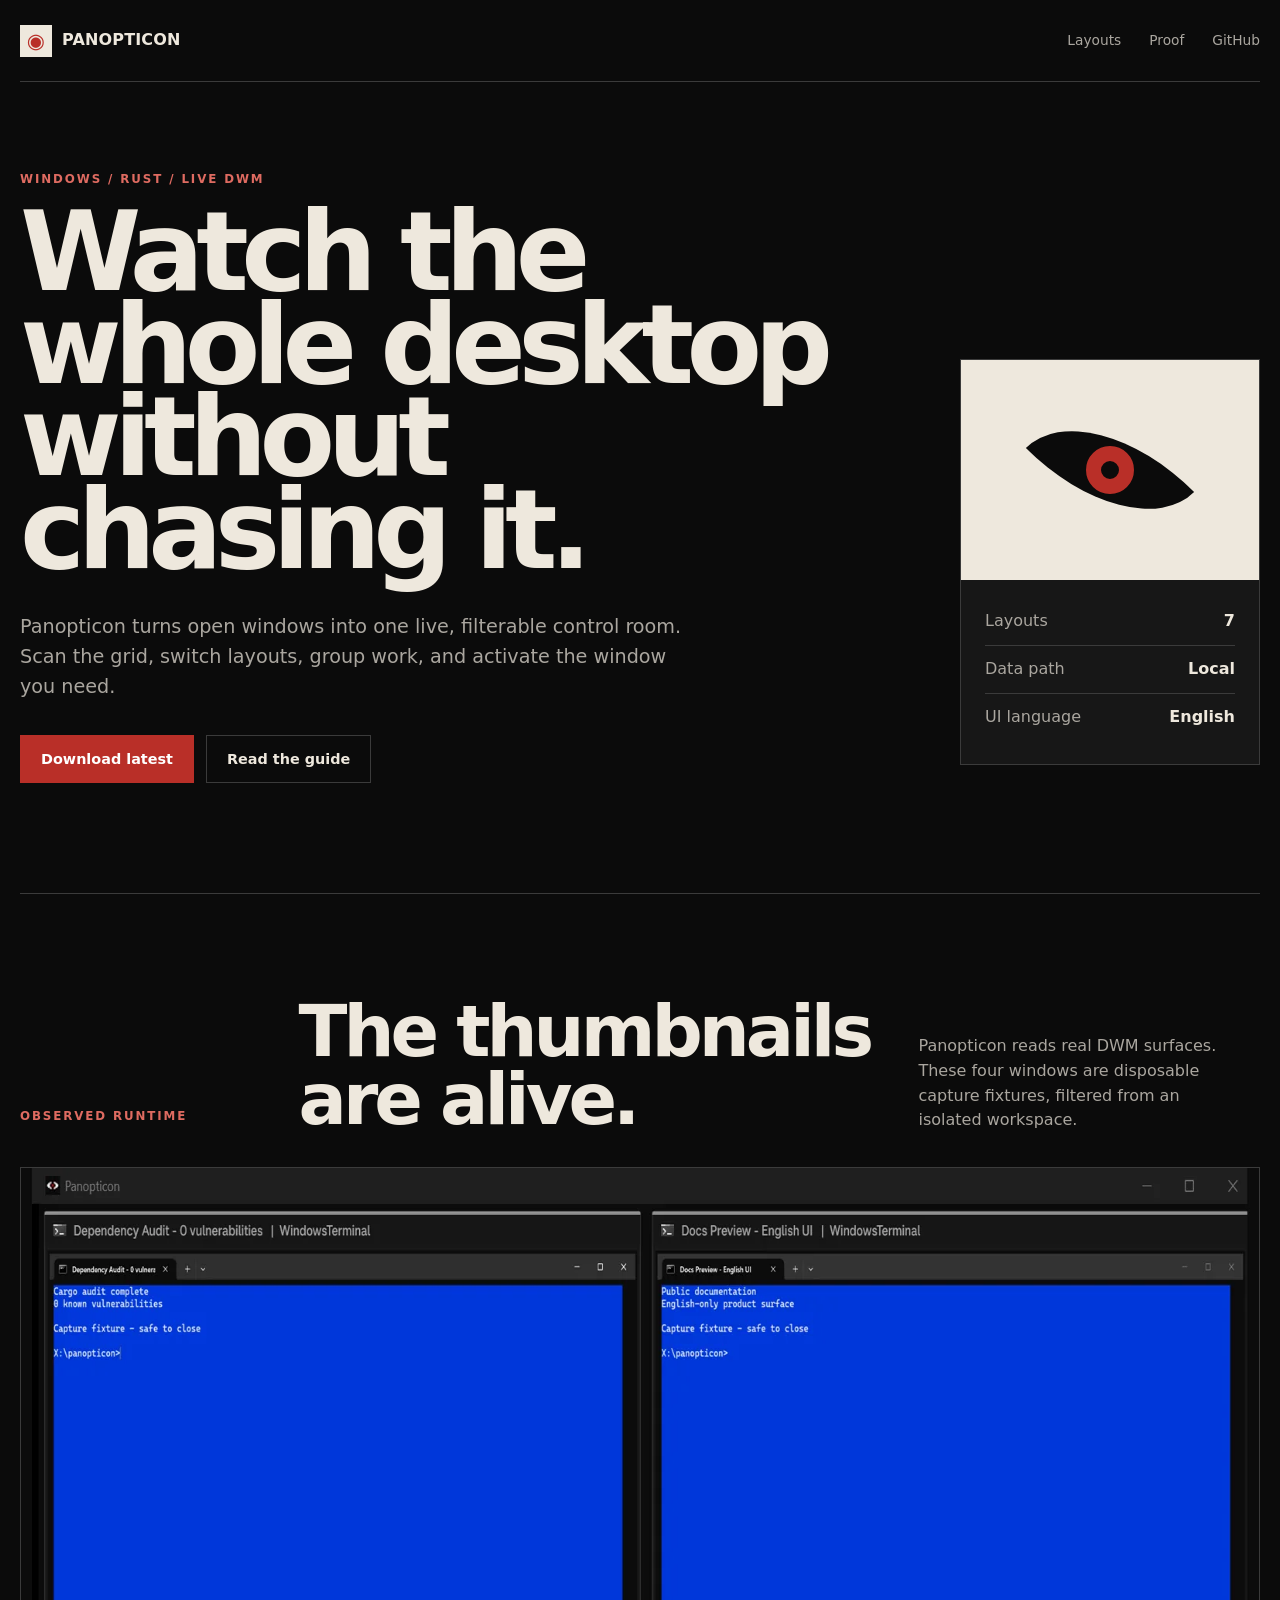
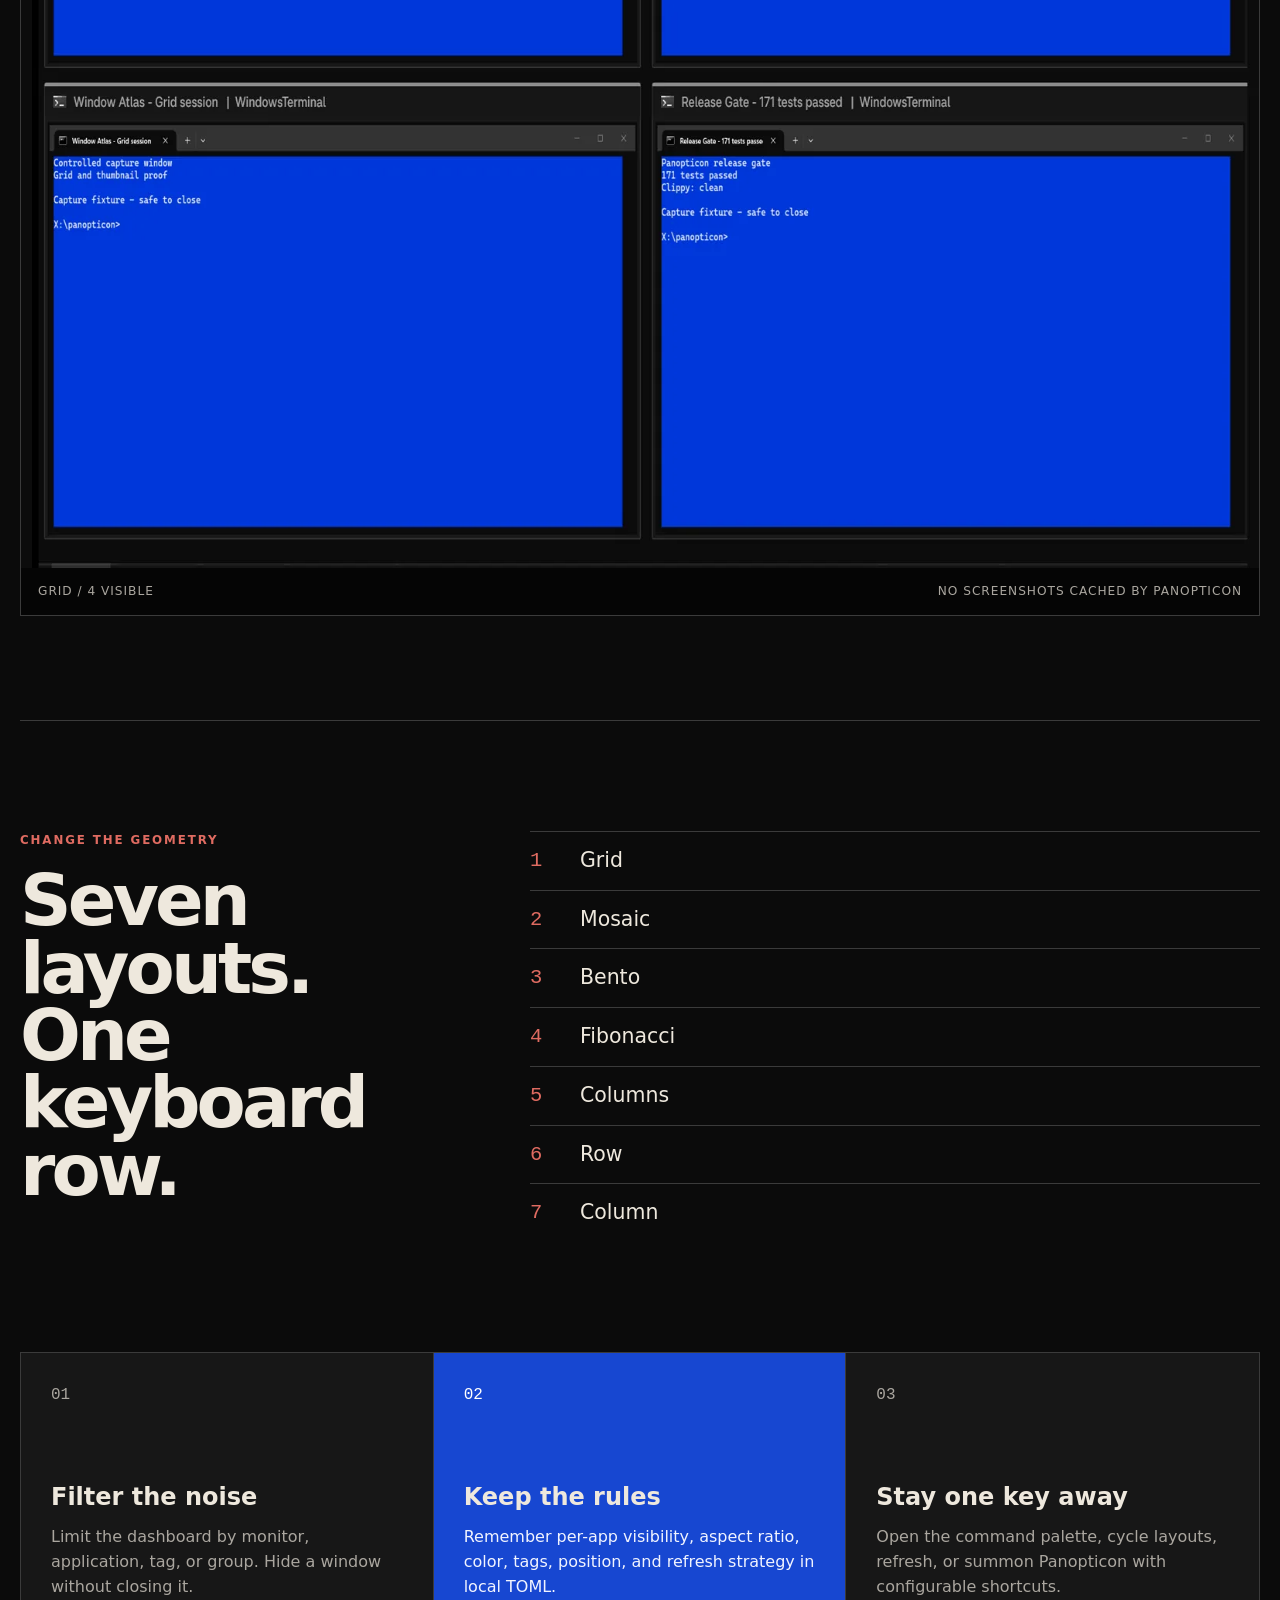
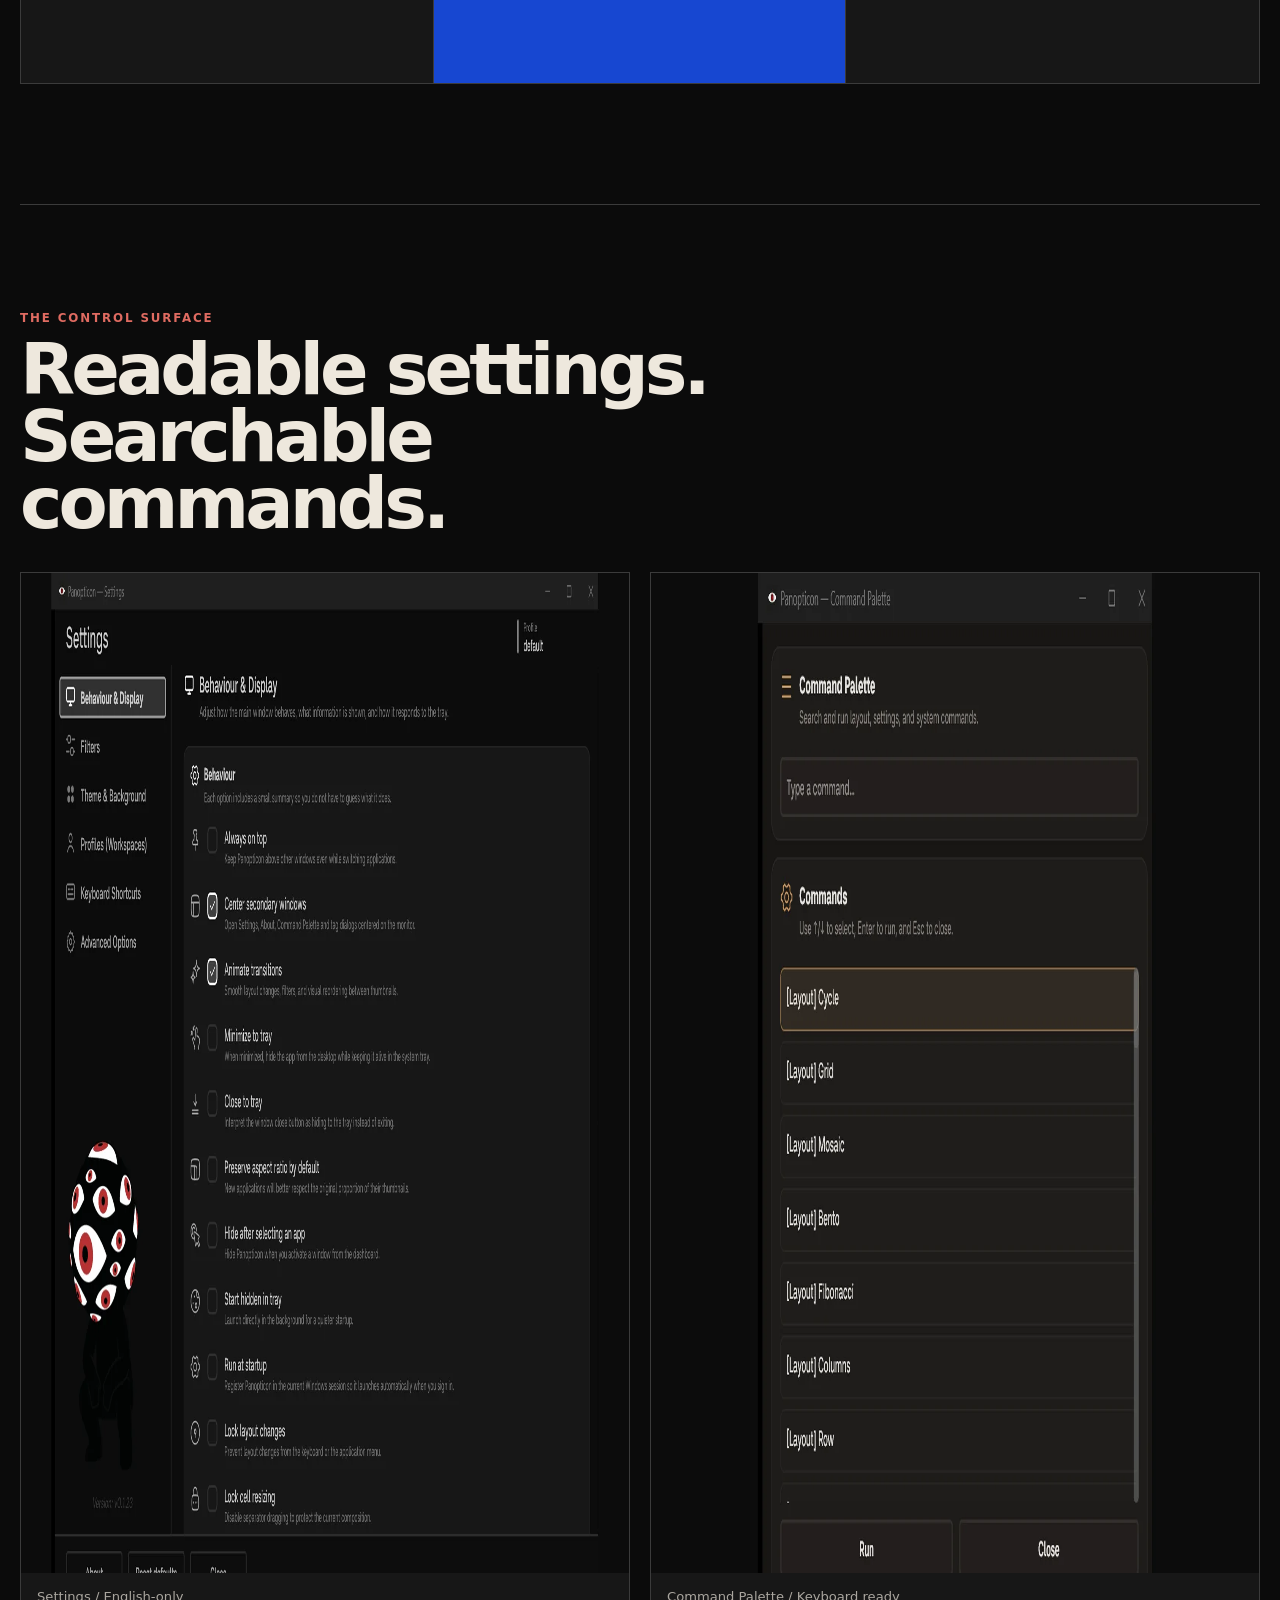
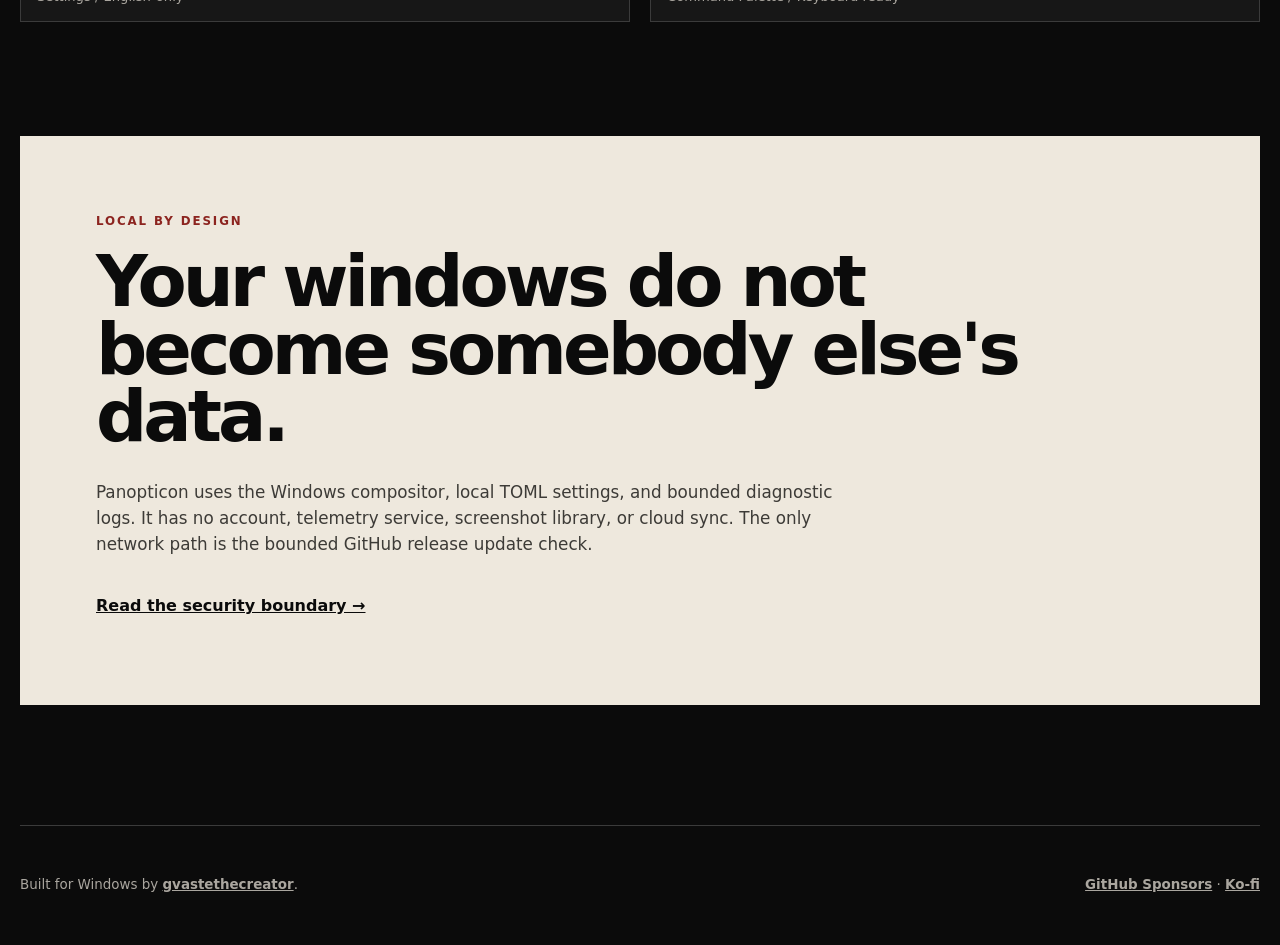
<file: docs/index.html>
<!doctype html>
<html lang="en">
  <head>
    <meta charset="utf-8" />
    <meta name="viewport" content="width=device-width, initial-scale=1" />
    <meta name="description" content="Panopticon is a local Windows control room for organizing and activating live DWM window thumbnails." />
    <meta name="theme-color" content="#0b0b0b" />
    <title>Panopticon — One live control room for every open window</title>
    <link rel="stylesheet" href="styles.css" />
  </head>
  <body>
    <header class="site-header">
      <a class="brand" href="#top" aria-label="Panopticon home"><span aria-hidden="true">◉</span> Panopticon</a>
      <nav aria-label="Primary navigation">
        <a href="#layouts">Layouts</a>
        <a href="#proof">Proof</a>
        <a href="https://github.com/gvastethecreator/panopticon">GitHub</a>
      </nav>
    </header>

    <main id="top">
      <section class="hero" aria-labelledby="hero-title">
        <div class="hero-copy">
          <p class="eyebrow">Windows / Rust / live DWM</p>
          <h1 id="hero-title">Watch the whole desktop without chasing it.</h1>
          <p class="lede">Panopticon turns open windows into one live, filterable control room. Scan the grid, switch layouts, group work, and activate the window you need.</p>
          <div class="actions">
            <a class="button primary" href="https://github.com/gvastethecreator/panopticon/releases/latest">Download latest</a>
            <a class="button" href="GETTING_STARTED.md">Read the guide</a>
          </div>
        </div>
        <aside class="watch-card" aria-label="Product facts">
          <div class="eye" aria-hidden="true"><span></span></div>
          <dl>
            <div><dt>Layouts</dt><dd>7</dd></div>
            <div><dt>Data path</dt><dd>Local</dd></div>
            <div><dt>UI language</dt><dd>English</dd></div>
          </dl>
        </aside>
      </section>

      <section class="proof" id="proof" aria-labelledby="proof-title">
        <div class="section-heading">
          <p class="eyebrow">Observed runtime</p>
          <h2 id="proof-title">The thumbnails are alive.</h2>
          <p>Panopticon reads real DWM surfaces. These four windows are disposable capture fixtures, filtered from an isolated workspace.</p>
        </div>
        <figure class="hero-shot">
          <img src="assets/screenshots/grid-dashboard.webp" width="1600" height="1000" alt="Panopticon grid with four controlled live terminal thumbnails" />
          <figcaption><span>Grid / 4 visible</span><span>No screenshots cached by Panopticon</span></figcaption>
        </figure>
      </section>

      <section class="layout-index" id="layouts" aria-labelledby="layouts-title">
        <div>
          <p class="eyebrow">Change the geometry</p>
          <h2 id="layouts-title">Seven layouts. One keyboard row.</h2>
        </div>
        <ol aria-label="Available layouts">
          <li><span>1</span>Grid</li>
          <li><span>2</span>Mosaic</li>
          <li><span>3</span>Bento</li>
          <li><span>4</span>Fibonacci</li>
          <li><span>5</span>Columns</li>
          <li><span>6</span>Row</li>
          <li><span>7</span>Column</li>
        </ol>
      </section>

      <section class="feature-grid" aria-label="Product capabilities">
        <article><p class="number">01</p><h2>Filter the noise</h2><p>Limit the dashboard by monitor, application, tag, or group. Hide a window without closing it.</p></article>
        <article class="accent"><p class="number">02</p><h2>Keep the rules</h2><p>Remember per-app visibility, aspect ratio, color, tags, position, and refresh strategy in local TOML.</p></article>
        <article><p class="number">03</p><h2>Stay one key away</h2><p>Open the command palette, cycle layouts, refresh, or summon Panopticon with configurable shortcuts.</p></article>
      </section>

      <section class="split-proof" aria-labelledby="controls-title">
        <div class="section-heading compact">
          <p class="eyebrow">The control surface</p>
          <h2 id="controls-title">Readable settings. Searchable commands.</h2>
        </div>
        <div class="shots">
          <figure><img src="assets/screenshots/settings-english.webp" width="1600" height="1000" alt="Panopticon Behaviour and Display settings in English" /><figcaption>Settings / English-only</figcaption></figure>
          <figure><img src="assets/screenshots/command-palette.webp" width="1600" height="1000" alt="Panopticon command palette with layout commands" /><figcaption>Command Palette / Keyboard ready</figcaption></figure>
        </div>
      </section>

      <section class="local-note" aria-labelledby="local-title">
        <p class="eyebrow">Local by design</p>
        <h2 id="local-title">Your windows do not become somebody else's data.</h2>
        <p>Panopticon uses the Windows compositor, local TOML settings, and bounded diagnostic logs. It has no account, telemetry service, screenshot library, or cloud sync. The only network path is the bounded GitHub release update check.</p>
        <a href="SECURITY.md">Read the security boundary →</a>
      </section>
    </main>

    <footer>
      <p>Built for Windows by <a href="https://github.com/gvastethecreator">gvastethecreator</a>.</p>
      <p><a href="https://github.com/sponsors/gvastethecreator">GitHub Sponsors</a> · <a href="https://ko-fi.com/gvaste">Ko-fi</a></p>
    </footer>
  </body>
</html>
</file>
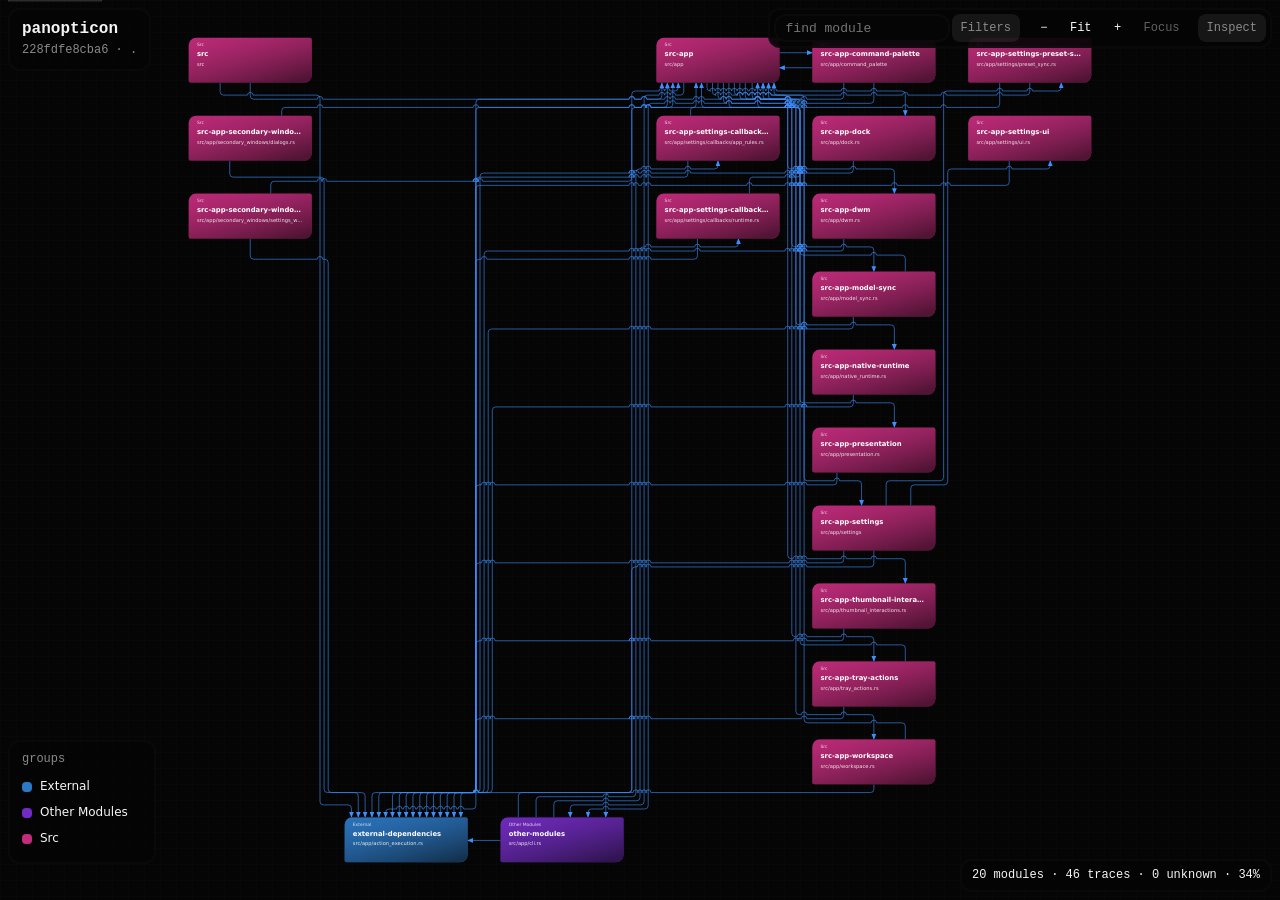
<file: docs/codemap/codemap.html>
<!doctype html>
<html lang="en">
<head>
  <meta charset="utf-8">
  <meta name="viewport" content="width=device-width, initial-scale=1">
  <title>Code map · panopticon</title>
  <style>
    :root {
      color-scheme: dark;
      --paper: #050505;
      --paper-2: #101010;
      --pattern: rgba(255, 255, 255, .012);
      --node-paper: #141414;
      --ink: #f5f5f5;
      --muted: #b0b0b0;
      --soft: #8a8a8a;
      --chrome-line: rgba(255, 255, 255, .02);
      --chrome-radius: 12px;
      --rule: rgba(255, 255, 255, .12);
      --rule-solid: #3a3a3a;
      --grid: rgba(255, 255, 255, .035);
      --wash-2: rgba(255, 255, 255, .03);
      --wash-3: rgba(255, 255, 255, .04);
      --wash-6: rgba(255, 255, 255, .07);
      --wash-10: rgba(255, 255, 255, .1);
      --wash-30: rgba(255, 255, 255, .28);
      --accent: #ffffff;
      --accent-tint: rgba(255, 255, 255, .08);
      --link: #4da3ff;
      --connector: #6e6e6e;
      --connector-dim: #2a2a2a;
      --edge-imports: #3d8fff;
      --edge-calls: #c45cff;
      --edge-reads: #3ec2ff;
      --edge-writes: #ffc107;
      --edge-publishes: #ff6a2a;
      --edge-subscribes: #ff3d8a;
      --edge-unknown: #ff3b3b;
      --card-shadow: transparent;
      --boundary-saturation: 64%;
      --boundary-lightness: 47%;
      --sans: "Segoe UI", system-ui, sans-serif;
      --mono: "Cascadia Mono", Consolas, ui-monospace, monospace;
      --ease-out: cubic-bezier(.22, 1, .36, 1);
      --ease-in: cubic-bezier(.4, 0, 1, 1);
      --ease-in-out: cubic-bezier(.45, 0, .15, 1);
    }

    .skip {
      position: absolute;
      left: 8px;
      top: 8px;
      z-index: 20;
      padding: 6px 10px;
      background: var(--paper-2);
      color: var(--ink);
      border: 1px solid var(--rule-solid);
      transform: translateY(-120%);
    }
    .skip:focus { transform: none; }
    * { box-sizing: border-box; }
    * { scrollbar-color: var(--rule-solid) var(--paper-2); scrollbar-width: thin; }
    *::-webkit-scrollbar { width: 8px; height: 8px; }
    *::-webkit-scrollbar-track { background: var(--paper-2); }
    *::-webkit-scrollbar-thumb {
      border: 2px solid var(--paper-2);
      background: var(--rule-solid);
    }
    *::-webkit-scrollbar-thumb:hover { background: var(--muted); }
    body {
      margin: 0;
      height: 100vh;
      overflow: hidden;
      background: var(--paper);
      color: var(--ink);
      font: 12px/1.45 var(--sans);
    }
    button, input { font: inherit; color: inherit; }
    .eyebrow {
      margin: 0;
      color: var(--soft);
      font: 10px/1.2 var(--mono);
      letter-spacing: .04em;
      text-transform: none;
    }
    header, .eyebrow, .head-right, .meta { display: none; }
    .map-head {
      position: absolute;
      z-index: 5;
      top: 8px;
      left: 8px;
      max-width: min(360px, calc(100% - 280px));
      padding: 10px 12px;
      border: 2px solid var(--chrome-line);
      border-radius: var(--chrome-radius);
      background: color-mix(in srgb, var(--paper) 88%, transparent);
    }
    .map-head h1 { margin: 0; font: 600 16px/1.2 var(--mono); overflow-wrap: anywhere; }
    .map-head .map-meta { margin: 4px 0 0; color: var(--soft); font: 12px/1.3 var(--mono); }
    .map-head .map-time { display: none; }
    .card-legend {
      position: absolute;
      z-index: 5;
      left: 8px;
      bottom: 36px;
      min-width: 148px;
      max-width: 240px;
      max-height: 42vh;
      overflow: auto;
      padding: 10px 12px;
      border: 2px solid var(--chrome-line);
      border-radius: var(--chrome-radius);
      background: color-mix(in srgb, var(--paper) 88%, transparent);
    }
    .card-legend .legend-title { margin: 0 0 8px; color: var(--soft); font: 12px/1.2 var(--mono); }
    .card-legend .boundary-chip {
      width: 10px;
      height: 10px;
      border: 0;
      border-radius: 4px;
      background: var(--group-color);
    }
    .left .section:has(#boundary-legend) { display: none; }

    main {
      --left-column: 224px;
      --right-column: 280px;
      height: 100vh;
      display: grid;
      grid-template-columns: var(--left-column) minmax(0, 1fr) var(--right-column);
      transition: grid-template-columns 180ms var(--ease-out);
    }
    main[data-left-collapsed="true"] { --left-column: 0px; }
    main[data-right-collapsed="true"] { --right-column: 0px; }
    aside {
      min-width: 0;
      overflow: auto;
      background: var(--paper-2);
      transition: opacity 160ms ease-out, padding 220ms var(--ease-out), border-color 160ms ease-out;
    }
    main[data-left-collapsed="true"] .left,
    main[data-right-collapsed="true"] .right {
      padding-inline: 0;
      border-color: transparent;
      opacity: 0;
      overflow: hidden;
      visibility: hidden;
      pointer-events: none;
    }
    .left { border-right: 1px solid var(--rule); padding: 12px; }
    .right { border-left: 1px solid var(--rule); padding: 12px; }
    .section { margin-bottom: 14px; }
    .section-title { margin: 0 0 6px; color: var(--soft); font: 10px/1.3 var(--mono); letter-spacing: 0; text-transform: none; }
    input[type="search"] {
      width: 100%;
      height: 28px;
      padding: 0 8px;
      border: 1px solid var(--rule-solid);
      border-radius: 0;
      outline: none;
      background: var(--paper);
      font-family: var(--mono);
    }
    input[type="search"]:focus { border-color: var(--ink); }
    .filter, .legend-row { display: flex; align-items: center; gap: 8px; min-height: 26px; }
    .filter { cursor: pointer; }
    .filter input { accent-color: var(--ink); width: 13px; height: 13px; margin: 0; }
    .filter code, .legend-row code { font: 12px/1 var(--mono); letter-spacing: 0; color: var(--soft); }
    .type-key { width: 72px; flex: 0 0 auto; color: var(--muted); font: 12px/1 var(--mono); letter-spacing: 0; }
    .boundary-chip { width: 12px; height: 12px; flex: 0 0 auto; border: 1px solid var(--group-color); background: color-mix(in srgb, var(--group-color) 18%, var(--paper)); }
    .edge-key { position: relative; width: 20px; height: 8px; flex: 0 0 auto; color: var(--edge-color); }
    .edge-key::before { content: ""; position: absolute; top: 3px; left: 0; width: 15px; border-top: 2px solid currentColor; }
    .edge-key::after { content: ""; position: absolute; top: 1px; right: 0; border-top: 3px solid transparent; border-bottom: 3px solid transparent; border-left: 5px solid currentColor; }
    .rule-chip { width: 16px; height: 0; flex: 0 0 auto; border-top: 2px solid var(--connector); }
    .rule-chip[data-state="selected"] { border-top-color: var(--accent); }
    .rule-chip[data-state="callers"] { border-top-color: var(--link); }
    .rule-chip[data-state="dependencies"] { border-top-color: var(--ink); }
    .rule-chip[data-state="flow"] { border-top-color: var(--accent); }
    .rule-chip[data-state="unknown"] { border-top-style: dashed; border-top-color: var(--edge-unknown); }
    .flow-button {
      width: 100%;
      margin: 0 0 6px;
      padding: 7px 8px;
      border: 1px solid var(--rule-solid);
      border-radius: 0;
      background: var(--paper);
      text-align: left;
      cursor: pointer;
    }
    .flow-button { transition: border-color 140ms ease-out, background-color 140ms ease-out, color 140ms ease-out; }
    .flow-button:hover, .flow-button:focus-visible { border-color: var(--ink); outline: none; }
    .flow-button.active { border-color: var(--ink); background: var(--accent-tint); }
    .flow-button.related { border-color: var(--link); }
    .flow-button small { display: block; margin-top: 4px; color: var(--muted); font: 10px/1.4 var(--mono); }

    .map-shell {
      position: relative;
      min-width: 0;
      overflow: hidden;
      background-color: var(--paper);
      background-image:
        linear-gradient(var(--pattern) 1px, transparent 1px),
        linear-gradient(90deg, var(--pattern) 1px, transparent 1px);
      background-size: 16px 16px;
      -webkit-user-select: none;
      user-select: none;
    }
    .toolbar {
      position: absolute;
      z-index: 4;
      top: 8px;
      right: 8px;
      display: flex;
      align-items: center;
      gap: 2px;
      padding: 4px;
      border: 2px solid var(--chrome-line);
      border-radius: var(--chrome-radius);
      background: color-mix(in srgb, var(--paper) 92%, transparent);
    }
    .toolbar input[type="search"] {
      width: 176px;
      height: 28px;
      margin: 0;
      padding: 0 10px;
      border: 2px solid var(--chrome-line);
      border-radius: var(--chrome-radius);
      outline: none;
      background: var(--paper);
      font: 13px/1 var(--mono);
    }
    .toolbar input[type="search"]:focus { border-color: var(--ink); }
    .toolbar button {
      min-width: 30px;
      height: 28px;
      padding-inline: 8px;
      border: 1px solid transparent;
      border-radius: 8px;
      background: transparent;
      cursor: pointer;
      font: 12px/1 var(--mono);
      letter-spacing: 0;
      text-transform: none;
      transition: border-color 140ms ease-out, color 140ms ease-out, background-color 140ms ease-out, opacity 140ms ease-out;
    }
    .toolbar button:hover, .toolbar button:focus-visible { border-color: var(--ink); color: var(--ink); outline: 1px solid var(--ink); outline-offset: 1px; }
    .toolbar button[aria-expanded="false"] { color: var(--soft); background: var(--wash-6); }
    .toolbar button:disabled { cursor: not-allowed; opacity: .38; }
    .toolbar-separator { width: 1px; margin: 4px 2px; background: var(--rule); }
    #map-svg { width: 100%; height: 100%; display: block; touch-action: none; -webkit-user-select: none; user-select: none; }
    .map-bg { fill: transparent; }

    #arrow-muted path { fill: var(--connector); }
    #arrow-ink path { fill: var(--ink); }
    #arrow-link path { fill: var(--link); }
    #arrow-accent path { fill: var(--accent); }
    #arrow-soft path { fill: var(--connector-dim); }
    #arrow-imports path { fill: var(--edge-imports); }
    #arrow-calls path { fill: var(--edge-calls); }
    #arrow-reads path { fill: var(--edge-reads); }
    #arrow-writes path { fill: var(--edge-writes); }
    #arrow-publishes path { fill: var(--edge-publishes); }
    #arrow-subscribes path { fill: var(--edge-subscribes); }
    #arrow-unknown path { fill: var(--edge-unknown); }

    .zone, .zone-mask, .zone-label { display: none; }

    [data-edge-type="imports"] { --edge-color: var(--edge-imports); }
    [data-edge-type="calls"] { --edge-color: var(--edge-calls); }
    [data-edge-type="reads"] { --edge-color: var(--edge-reads); }
    [data-edge-type="writes"] { --edge-color: var(--edge-writes); }
    [data-edge-type="publishes"] { --edge-color: var(--edge-publishes); }
    [data-edge-type="subscribes"] { --edge-color: var(--edge-subscribes); }
    .edge {
      fill: none;
      stroke: var(--edge-paint, var(--edge-color, var(--connector)));
      stroke-width: 1.75;
      marker-end: url(#arrow-muted);
      pointer-events: stroke;
      cursor: crosshair;
      transition: stroke-width 180ms var(--ease-in), opacity 180ms var(--ease-in);
    }
    .edge-blend-from,
    .edge-blend-to {
      stop-color: var(--edge-color, var(--connector));
      transition: stop-color 180ms var(--ease-in);
    }
    .edge-blend-mid {
      stop-color: var(--edge-color, var(--connector));
    }
    .edge-bundle.blend .edge-blend-from {
      stop-color: var(--from-card);
      transition: stop-color 240ms var(--ease-out);
    }
    .edge-bundle.blend .edge-blend-to {
      stop-color: var(--to-card);
      transition: stop-color 240ms var(--ease-out);
    }
    .edge-hit {
      fill: none;
      stroke: transparent;
      stroke-width: 48;
      vector-effect: non-scaling-stroke;
      pointer-events: stroke;
      cursor: crosshair;
    }
    .edge-march {
      fill: none;
      stroke: color-mix(in srgb, var(--edge-color, var(--connector)) 55%, #ffffff);
      stroke-width: 3.25;
      stroke-dasharray: 11 9;
      stroke-linecap: round;
      pointer-events: none;
      opacity: 0;
      transition: opacity 180ms var(--ease-in);
    }
    .edge-march.on,
    .edge-hit:hover + .edge + .edge-march {
      opacity: 1;
      transition: opacity 240ms var(--ease-out);
      animation: edge-flow 640ms linear infinite;
    }
    @keyframes edge-flow {
      from { stroke-dashoffset: 0; }
      to { stroke-dashoffset: -20; }
    }
    .edge[data-edge-type="imports"] { marker-end: url(#arrow-imports); }
    .edge[data-edge-type="calls"] { marker-end: url(#arrow-calls); }
    .edge[data-edge-type="reads"] { marker-end: url(#arrow-reads); }
    .edge[data-edge-type="writes"] { marker-end: url(#arrow-writes); }
    .edge[data-edge-type="publishes"] { marker-end: url(#arrow-publishes); }
    .edge[data-edge-type="subscribes"] { marker-end: url(#arrow-subscribes); }
    .edge.unknown { --edge-color: var(--edge-unknown); stroke-width: 1.75; stroke-dasharray: 5 4; marker-end: url(#arrow-unknown); }
    .edge.hot {
      stroke-width: 2.75;
      opacity: 1;
      transition: stroke-width 240ms var(--ease-out), opacity 240ms var(--ease-out);
    }
    .edge.flow {
      --edge-color: var(--accent);
      stroke-width: 2.75;
      marker-end: url(#arrow-accent);
      transition: stroke-width 240ms var(--ease-out), opacity 240ms var(--ease-out);
    }
    .edge.dim { stroke-width: 1.25; opacity: .12; }
    .edge-mask { fill: var(--paper); pointer-events: none; }
    .edge-label { fill: var(--edge-color, var(--connector)); font: 600 11px var(--mono); letter-spacing: 0; pointer-events: none; }

    @media (hover: hover) and (pointer: fine) {
      .edge:hover, .edge-hit:hover + .edge {
        stroke-width: 3;
        opacity: 1;
      }
    }

    .node {
      cursor: grab;
      outline: none;
      --fill: var(--group-color);
      transition: opacity 140ms ease-out;
    }
    .node:active { cursor: grabbing; }
    .node.hot, .node.flow, .node.match { opacity: 1; }
    .node.focus { opacity: 1; }
    .node .card-visual { transform-box: fill-box; transform-origin: center; }
    .node .card-shadow, .node .card-head, .node .card-rule, .node .group-rail, .node .tag { display: none; }
    .node .box { fill: var(--fill); stroke: none; }
    .node .card-lip { fill: url(#card-lip); pointer-events: none; }
    .node .card-scrim { pointer-events: none; }
    .node .wash-a,
    .node .wash-b,
    .node .wash-c {
      transition: stop-color 180ms var(--ease-out), stop-opacity 180ms var(--ease-out);
    }
    .node .wash-a {
      stop-color: color-mix(in srgb, var(--group-color) 58%, #111111);
      stop-opacity: .16;
    }
    .node .wash-b {
      stop-color: color-mix(in srgb, var(--group-color) 36%, #0a0a0a);
      stop-opacity: .4;
    }
    .node .wash-c {
      stop-color: color-mix(in srgb, var(--group-color) 20%, #050505);
      stop-opacity: .76;
    }
    .node.focus .wash-a {
      stop-color: color-mix(in srgb, var(--group-color) 20%, #050505);
      stop-opacity: .76;
    }
    .node.focus .wash-c {
      stop-color: color-mix(in srgb, var(--group-color) 58%, #111111);
      stop-opacity: .16;
    }
    .node .tag-text { fill: rgba(255, 255, 255, .86); font: 600 11px var(--mono); letter-spacing: .06em; }
    .node .boundary-stamp,
    .node .node-title,
    .node .node-path { dominant-baseline: hanging; }
    .node .boundary-stamp { fill: rgba(255, 255, 255, .82); font: 13px/1.15 var(--sans); letter-spacing: 0; }
    .node .node-title { fill: #ffffff; font: 600 20px/1.15 var(--sans); letter-spacing: 0; }
    .node .node-path { fill: rgba(255, 255, 255, .88); font: 15px/1.2 var(--sans); }
    .node.dim { opacity: .14; }

    .empty { color: var(--muted); }
    .detail-title { margin: 0 0 2px; font: 600 16px/1.25 var(--mono); letter-spacing: 0; overflow-wrap: anywhere; }
    .detail-path { margin: 0 0 12px; color: var(--muted); font: 11px/1.4 var(--mono); overflow-wrap: anywhere; }
    .detail-block { margin: 0 0 12px; }
    .detail-block h3 { margin: 0 0 4px; color: var(--soft); font: 10px var(--mono); letter-spacing: 0; text-transform: none; }
    .detail-block p { margin: 0; overflow-wrap: anywhere; }
    .detail-block ul { margin: 0; padding-left: 16px; }
    .detail-block li { overflow-wrap: anywhere; }
    .detail-block code, .detail-block li { font-family: var(--mono); }
    .detail-boundary { color: var(--group-color); }
    .test-list { padding: 8px; border: 1px solid var(--rule-solid); background: var(--paper); }
    .detail-action {
      width: 100%;
      min-height: 32px;
      margin: 0 0 12px;
      border: 1px solid var(--ink);
      border-radius: 0;
      color: var(--ink);
      background: var(--accent-tint);
      cursor: pointer;
      font: 600 11px var(--mono);
      letter-spacing: 0;
      text-transform: none;
      transition: background-color 140ms ease-out;
    }
    .detail-action:hover, .detail-action:focus-visible { background: var(--paper); outline: 1px solid var(--ink); outline-offset: 1px; }
    .badge {
      display: inline-block;
      margin-top: 4px;
      padding: 0 4px;
      border: 1px solid var(--rule-solid);
      color: var(--soft);
      font: 10px/16px var(--mono);
      letter-spacing: 0;
      text-transform: none;
    }
    .status-line {
      position: absolute;
      right: 8px;
      left: auto;
      bottom: 8px;
      max-width: min(420px, calc(100% - 16px));
      padding: 6px 10px;
      border: 2px solid var(--chrome-line);
      border-radius: var(--chrome-radius);
      color: var(--ink);
      background: color-mix(in srgb, var(--paper) 92%, transparent);
      font: 12px/1.4 var(--mono);
      letter-spacing: 0;
      pointer-events: none;
    }

    @media (max-width: 900px) {
      main { --left-column: 200px; grid-template-columns: var(--left-column) minmax(0, 1fr); }
      .right { display: none; }
      .right:not(:has(> .empty)) {
        display: block;
        position: fixed;
        z-index: 8;
        top: 8px;
        right: 8px;
        bottom: 8px;
        width: min(280px, calc(100vw - 216px));
        border: 1px solid var(--rule-solid);
      }
      .map-head { max-width: min(240px, calc(100% - 200px)); }
    }
    @media (max-width: 600px) {
      body { height: auto; min-height: 100vh; overflow: auto; }
      main {
        height: auto;
        min-height: 100vh;
        grid-template-columns: minmax(0, 1fr);
        grid-template-rows: 100vh auto;
      }
      .map-shell { grid-row: 1; min-height: 520px; }
      .left { grid-row: 2; border-top: 1px solid var(--rule); border-right: 0; }
      .right:not(:has(> .empty)) { top: auto; left: 8px; width: auto; max-height: 65vh; }
      main[data-left-collapsed="true"] .left,
      main[data-right-collapsed="true"] .right {
        padding-inline: 12px;
        border-color: var(--rule);
        opacity: 1;
        overflow: auto;
        visibility: visible;
        pointer-events: auto;
      }
      #toggle-left, #toggle-right { display: none; }
      .toolbar-separator { display: none; }
      .toolbar { right: 8px; max-width: calc(100% - 16px); }
      .map-head { max-width: calc(100% - 16px); }
      .card-legend { max-width: calc(100% - 16px); }
    }

    @media (prefers-reduced-motion: reduce) {
      *, *::before, *::after { scroll-behavior: auto !important; transition-duration: .01ms !important; animation-duration: .01ms !important; animation-iteration-count: 1 !important; }
      .edge:hover, .edge-hit:hover + .edge { stroke-width: 3 !important; }
      .edge-march.on, .edge-hit:hover + .edge + .edge-march { animation: none; opacity: 0; }
      .node .wash-a, .node .wash-b, .node .wash-c,
      .edge-blend-from, .edge-blend-mid, .edge-blend-to { transition: none !important; }
    }
  </style>
</head>
<body>
  <a class="skip" href="#map-svg">Skip to map</a>
  <main id="app-shell" data-left-collapsed="true" data-right-collapsed="true">
    <aside class="left" id="filters-panel">
      <div class="section">
        <h2 class="section-title">Types</h2>
        <div id="type-filters"></div>
      </div>
      <div class="section">
        <h2 class="section-title">Groups</h2>
        <div id="boundary-legend"></div>
      </div>
      <div class="section">
        <h2 class="section-title">Connections</h2>
        <div id="connection-legend"></div>
      </div>
      <div class="section">
        <h2 class="section-title">Highlights</h2>
        <div id="legend"></div>
      </div>
      <div class="section">
        <h2 class="section-title">Saved paths</h2>
        <div id="flow-list"></div>
      </div>
    </aside>
    <section class="map-shell" aria-label="Code map canvas">
      <div class="map-head">
        <h1 id="repo-name">panopticon</h1>
        <p class="map-meta"><span id="generated-commit"></span> · <span id="scope"></span></p>
        <p id="generated-at" class="map-time" hidden></p>
      </div>
      <div class="toolbar" aria-label="Map controls">
        <input id="search" type="search" placeholder="find module" aria-label="Search modules" autocomplete="off">
        <button id="toggle-left" type="button" aria-expanded="false" aria-controls="filters-panel" title="Show or hide filters">Filters</button>
        <span class="toolbar-separator" aria-hidden="true"></span>
        <button id="zoom-out" type="button" title="Zoom out">&minus;</button>
        <button id="fit" type="button" title="Fit map">Fit</button>
        <button id="zoom-in" type="button" title="Zoom in">+</button>
        <button id="focus-connections" type="button" title="Fit the selected module and its traces" disabled>Focus</button>
        <span class="toolbar-separator" aria-hidden="true"></span>
        <button id="toggle-right" type="button" aria-expanded="false" aria-controls="details" title="Show or hide details">Inspect</button>
      </div>
      <svg id="map-svg" role="img" aria-labelledby="codemap-title codemap-desc">
        <title id="codemap-title">Code map</title>
        <desc id="codemap-desc">Modules and typed traces, grouped by boundary.</desc>
        <defs>
          <marker id="arrow-muted" viewBox="0 0 10 8" refX="9" refY="4" markerWidth="10" markerHeight="8" orient="auto-start-reverse">
            <path d="M 0 0 L 10 4 L 0 8 z"></path>
          </marker>
          <marker id="arrow-ink" viewBox="0 0 10 8" refX="9" refY="4" markerWidth="10" markerHeight="8" orient="auto-start-reverse">
            <path d="M 0 0 L 10 4 L 0 8 z"></path>
          </marker>
          <marker id="arrow-link" viewBox="0 0 10 8" refX="9" refY="4" markerWidth="10" markerHeight="8" orient="auto-start-reverse">
            <path d="M 0 0 L 10 4 L 0 8 z"></path>
          </marker>
          <marker id="arrow-accent" viewBox="0 0 10 8" refX="9" refY="4" markerWidth="10" markerHeight="8" orient="auto-start-reverse">
            <path d="M 0 0 L 10 4 L 0 8 z"></path>
          </marker>
          <marker id="arrow-soft" viewBox="0 0 10 8" refX="9" refY="4" markerWidth="10" markerHeight="8" orient="auto-start-reverse">
            <path d="M 0 0 L 10 4 L 0 8 z"></path>
          </marker>
          <marker id="arrow-imports" viewBox="0 0 10 8" refX="9" refY="4" markerWidth="10" markerHeight="8" orient="auto-start-reverse">
            <path d="M 0 0 L 10 4 L 0 8 z"></path>
          </marker>
          <marker id="arrow-calls" viewBox="0 0 10 8" refX="9" refY="4" markerWidth="10" markerHeight="8" orient="auto-start-reverse">
            <path d="M 0 0 L 10 4 L 0 8 z"></path>
          </marker>
          <marker id="arrow-reads" viewBox="0 0 10 8" refX="9" refY="4" markerWidth="10" markerHeight="8" orient="auto-start-reverse">
            <path d="M 0 0 L 10 4 L 0 8 z"></path>
          </marker>
          <marker id="arrow-writes" viewBox="0 0 10 8" refX="9" refY="4" markerWidth="10" markerHeight="8" orient="auto-start-reverse">
            <path d="M 0 0 L 10 4 L 0 8 z"></path>
          </marker>
          <marker id="arrow-publishes" viewBox="0 0 10 8" refX="9" refY="4" markerWidth="10" markerHeight="8" orient="auto-start-reverse">
            <path d="M 0 0 L 10 4 L 0 8 z"></path>
          </marker>
          <marker id="arrow-subscribes" viewBox="0 0 10 8" refX="9" refY="4" markerWidth="10" markerHeight="8" orient="auto-start-reverse">
            <path d="M 0 0 L 10 4 L 0 8 z"></path>
          </marker>
          <marker id="arrow-unknown" viewBox="0 0 10 8" refX="9" refY="4" markerWidth="10" markerHeight="8" orient="auto-start-reverse">
            <path d="M 0 0 L 10 4 L 0 8 z"></path>
          </marker>
          <linearGradient id="card-lip" x1="0" y1="0" x2="0" y2="1">
            <stop offset="0" stop-color="#000000" stop-opacity=".28"></stop>
            <stop offset=".014" stop-color="#000000" stop-opacity=".28"></stop>
            <stop offset=".018" stop-color="#000000" stop-opacity="0"></stop>
            <stop offset=".982" stop-color="#000000" stop-opacity="0"></stop>
            <stop offset=".986" stop-color="#000000" stop-opacity=".32"></stop>
            <stop offset="1" stop-color="#000000" stop-opacity=".32"></stop>
          </linearGradient>
          <clipPath id="card-copy-clip">
            <path id="card-copy-clip-path" d=""></path>
          </clipPath>
        </defs>
        <rect class="map-bg" width="100%" height="100%"></rect>
        <g id="viewport"></g>
      </svg>
      <div id="card-legend" class="card-legend" aria-label="Card colors"></div>
      <div id="status" class="status-line"></div>
    </section>
    <aside class="right" id="details">
      <p class="empty">Select a module to read callers, callees, and tests.</p>
    </aside>
  </main>
  <script id="codemap-data" type="application/json">{"generated_at":"2026-08-29T02:54:13Z","generated_from_commit":"228fdfe8cba63aed14c8fe00b65f20c8c98c2dcb","scope":["."],"nodes":[{"id":"external-dependencies","path":"src/app/action_execution.rs","type":"external","boundary":"External","entrypoints":["src/app/action_execution.rs:panopticon"],"tests":[],"callers":[{"id":"other-modules","type":"imports"},{"id":"src","type":"imports"},{"id":"src-app-command-palette","type":"imports"},{"id":"src-app-dock","type":"imports"},{"id":"src-app-dwm","type":"imports"},{"id":"src-app-model-sync","type":"imports"},{"id":"src-app-native-runtime","type":"imports"},{"id":"src-app-presentation","type":"imports"},{"id":"src-app-secondary-windows-dialogs","type":"imports"},{"id":"src-app-secondary-windows-settings-window","type":"imports"},{"id":"src-app-settings","type":"imports"},{"id":"src-app-settings-callbacks-app-rules","type":"imports"},{"id":"src-app-settings-callbacks-runtime","type":"imports"},{"id":"src-app-settings-preset-sync","type":"imports"},{"id":"src-app-settings-ui","type":"imports"},{"id":"src-app-thumbnail-interactions","type":"imports"},{"id":"src-app-tray-actions","type":"imports"},{"id":"src-app-workspace","type":"imports"}],"callees":[],"evidence":{"status":"verified","locations":[{"path":"src/app/action_execution.rs","symbol":"panopticon"}]}},{"id":"other-modules","path":"src/app/cli.rs","type":"module","boundary":"Other Modules","entrypoints":["src/app/cli.rs:parse_startup_args_from"],"tests":[],"callers":[{"id":"src-app","type":"imports"},{"id":"src-app-command-palette","type":"imports"},{"id":"src-app-settings","type":"imports"}],"callees":[{"id":"external-dependencies","type":"imports"},{"id":"src-app","type":"imports"},{"id":"src-app-settings-callbacks-app-rules","type":"imports"},{"id":"src-app-settings-callbacks-runtime","type":"imports"}],"evidence":{"status":"verified","locations":[{"path":"src/app/cli.rs","symbol":"parse_startup_args_from"}]}},{"id":"src","path":"src","type":"module","boundary":"Src","entrypoints":["src/lib.rs://! # Panopticon"],"tests":[],"callers":[],"callees":[{"id":"external-dependencies","type":"imports"},{"id":"src-app","type":"imports"}],"evidence":{"status":"verified","locations":[{"path":"src/lib.rs","symbol":"//! # Panopticon"}]}},{"id":"src-app","path":"src/app","type":"module","boundary":"Src","entrypoints":["src/app/mod.rs://! Binary-only application helpers."],"tests":[],"callers":[{"id":"other-modules","type":"imports"},{"id":"src","type":"imports"},{"id":"src-app-command-palette","type":"imports"},{"id":"src-app-model-sync","type":"imports"},{"id":"src-app-secondary-windows-dialogs","type":"imports"},{"id":"src-app-secondary-windows-settings-window","type":"imports"},{"id":"src-app-settings-callbacks-app-rules","type":"imports"},{"id":"src-app-settings-callbacks-runtime","type":"imports"},{"id":"src-app-settings-preset-sync","type":"imports"},{"id":"src-app-tray-actions","type":"imports"},{"id":"src-app-workspace","type":"imports"}],"callees":[{"id":"other-modules","type":"imports"},{"id":"src-app-command-palette","type":"imports"},{"id":"src-app-dock","type":"imports"},{"id":"src-app-dwm","type":"imports"},{"id":"src-app-model-sync","type":"imports"},{"id":"src-app-native-runtime","type":"imports"},{"id":"src-app-presentation","type":"imports"},{"id":"src-app-settings","type":"imports"},{"id":"src-app-thumbnail-interactions","type":"imports"},{"id":"src-app-tray-actions","type":"imports"},{"id":"src-app-workspace","type":"imports"}],"evidence":{"status":"verified","locations":[{"path":"src/app/mod.rs","symbol":"//! Binary-only application helpers."}]}},{"id":"src-app-command-palette","path":"src/app/command_palette","type":"module","boundary":"Src","entrypoints":["src/app/command_palette/mod.rs:rebuild_filtered_commands"],"tests":[],"callers":[{"id":"src-app","type":"imports"}],"callees":[{"id":"external-dependencies","type":"imports"},{"id":"other-modules","type":"imports"},{"id":"src-app","type":"imports"}],"evidence":{"status":"verified","locations":[{"path":"src/app/command_palette/mod.rs","symbol":"rebuild_filtered_commands"}]}},{"id":"src-app-dock","path":"src/app/dock.rs","type":"module","boundary":"Src","entrypoints":["src/app/dock.rs:fn"],"tests":[],"callers":[{"id":"src-app","type":"imports"}],"callees":[{"id":"external-dependencies","type":"imports"}],"evidence":{"status":"verified","locations":[{"path":"src/app/dock.rs","symbol":"fn"}]}},{"id":"src-app-dwm","path":"src/app/dwm.rs","type":"module","boundary":"Src","entrypoints":["src/app/dwm.rs:enter"],"tests":[],"callers":[{"id":"src-app","type":"imports"}],"callees":[{"id":"external-dependencies","type":"imports"}],"evidence":{"status":"verified","locations":[{"path":"src/app/dwm.rs","symbol":"enter"}]}},{"id":"src-app-model-sync","path":"src/app/model_sync.rs","type":"module","boundary":"Src","entrypoints":["src/app/model_sync.rs:enter"],"tests":[],"callers":[{"id":"src-app","type":"imports"}],"callees":[{"id":"external-dependencies","type":"imports"},{"id":"src-app","type":"imports"}],"evidence":{"status":"verified","locations":[{"path":"src/app/model_sync.rs","symbol":"enter"}]}},{"id":"src-app-native-runtime","path":"src/app/native_runtime.rs","type":"service","boundary":"Src","entrypoints":["src/app/native_runtime.rs:configured_floating_window_size"],"tests":[],"callers":[{"id":"src-app","type":"imports"}],"callees":[{"id":"external-dependencies","type":"imports"}],"evidence":{"status":"verified","locations":[{"path":"src/app/native_runtime.rs","symbol":"configured_floating_window_size"}]}},{"id":"src-app-presentation","path":"src/app/presentation.rs","type":"module","boundary":"Src","entrypoints":["src/app/presentation.rs:derive_empty_state_context"],"tests":[],"callers":[{"id":"src-app","type":"imports"}],"callees":[{"id":"external-dependencies","type":"imports"}],"evidence":{"status":"verified","locations":[{"path":"src/app/presentation.rs","symbol":"derive_empty_state_context"}]}},{"id":"src-app-secondary-windows-dialogs","path":"src/app/secondary_windows/dialogs.rs","type":"module","boundary":"Src","entrypoints":["src/app/secondary_windows/dialogs.rs:sync_about_window_from_state"],"tests":[],"callers":[],"callees":[{"id":"external-dependencies","type":"imports"},{"id":"src-app","type":"imports"}],"evidence":{"status":"verified","locations":[{"path":"src/app/secondary_windows/dialogs.rs","symbol":"sync_about_window_from_state"}]}},{"id":"src-app-secondary-windows-settings-window","path":"src/app/secondary_windows/settings_window.rs","type":"module","boundary":"Src","entrypoints":["src/app/secondary_windows/settings_window.rs:enter"],"tests":[],"callers":[],"callees":[{"id":"external-dependencies","type":"imports"},{"id":"src-app","type":"imports"}],"evidence":{"status":"verified","locations":[{"path":"src/app/secondary_windows/settings_window.rs","symbol":"enter"}]}},{"id":"src-app-settings","path":"src/app/settings","type":"module","boundary":"Src","entrypoints":["src/app/settings/mod.rs:parse_rgb_hex"],"tests":[],"callers":[{"id":"src-app","type":"imports"}],"callees":[{"id":"external-dependencies","type":"imports"},{"id":"other-modules","type":"imports"},{"id":"src-app-settings-preset-sync","type":"imports"},{"id":"src-app-settings-ui","type":"imports"}],"evidence":{"status":"verified","locations":[{"path":"src/app/settings/mod.rs","symbol":"parse_rgb_hex"}]}},{"id":"src-app-settings-callbacks-app-rules","path":"src/app/settings/callbacks/app_rules.rs","type":"module","boundary":"Src","entrypoints":["src/app/settings/callbacks/app_rules.rs:register_app_rules_select_app_callback"],"tests":[],"callers":[{"id":"other-modules","type":"imports"}],"callees":[{"id":"external-dependencies","type":"imports"},{"id":"src-app","type":"imports"}],"evidence":{"status":"verified","locations":[{"path":"src/app/settings/callbacks/app_rules.rs","symbol":"register_app_rules_select_app_callback"}]}},{"id":"src-app-settings-callbacks-runtime","path":"src/app/settings/callbacks/runtime.rs","type":"service","boundary":"Src","entrypoints":["src/app/settings/callbacks/runtime.rs:register_open_about_callback"],"tests":[],"callers":[{"id":"other-modules","type":"imports"}],"callees":[{"id":"external-dependencies","type":"imports"},{"id":"src-app","type":"imports"}],"evidence":{"status":"verified","locations":[{"path":"src/app/settings/callbacks/runtime.rs","symbol":"register_open_about_callback"}]}},{"id":"src-app-settings-preset-sync","path":"src/app/settings/preset_sync.rs","type":"module","boundary":"Src","entrypoints":["src/app/settings/preset_sync.rs:persistence_feedback"],"tests":[],"callers":[{"id":"src-app-settings","type":"imports"}],"callees":[{"id":"external-dependencies","type":"imports"},{"id":"src-app","type":"imports"}],"evidence":{"status":"verified","locations":[{"path":"src/app/settings/preset_sync.rs","symbol":"persistence_feedback"}]}},{"id":"src-app-settings-ui","path":"src/app/settings/ui.rs","type":"interface","boundary":"Src","entrypoints":["src/app/settings/ui.rs:MAX_THEME_PREVIEW_CARDS"],"tests":[],"callers":[{"id":"src-app-settings","type":"imports"}],"callees":[{"id":"external-dependencies","type":"imports"}],"evidence":{"status":"verified","locations":[{"path":"src/app/settings/ui.rs","symbol":"MAX_THEME_PREVIEW_CARDS"}]}},{"id":"src-app-thumbnail-interactions","path":"src/app/thumbnail_interactions.rs","type":"module","boundary":"Src","entrypoints":["src/app/thumbnail_interactions.rs:KillProcessError"],"tests":[],"callers":[{"id":"src-app","type":"imports"}],"callees":[{"id":"external-dependencies","type":"imports"}],"evidence":{"status":"verified","locations":[{"path":"src/app/thumbnail_interactions.rs","symbol":"KillProcessError"}]}},{"id":"src-app-tray-actions","path":"src/app/tray_actions.rs","type":"module","boundary":"Src","entrypoints":["src/app/tray_actions.rs:app_action_for_tray_action"],"tests":[],"callers":[{"id":"src-app","type":"imports"}],"callees":[{"id":"external-dependencies","type":"imports"},{"id":"src-app","type":"imports"}],"evidence":{"status":"verified","locations":[{"path":"src/app/tray_actions.rs","symbol":"app_action_for_tray_action"}]}},{"id":"src-app-workspace","path":"src/app/workspace.rs","type":"module","boundary":"Src","entrypoints":["src/app/workspace.rs:workspace_status_summary"],"tests":[],"callers":[{"id":"src-app","type":"imports"}],"callees":[{"id":"external-dependencies","type":"imports"},{"id":"src-app","type":"imports"}],"evidence":{"status":"verified","locations":[{"path":"src/app/workspace.rs","symbol":"workspace_status_summary"}]}}],"edges":[{"from":"other-modules","to":"external-dependencies","type":"imports","evidence":{"status":"verified","locations":[{"path":"src/app/action_execution.rs","symbol":"panopticon"},{"path":"src/app/action_handlers.rs","symbol":"panopticon"},{"path":"src/app/actions.rs","symbol":"panopticon"}]}},{"from":"other-modules","to":"src-app","type":"imports","evidence":{"status":"verified","locations":[{"path":"src/app/icon.rs","symbol":"app"},{"path":"src/app/keyboard_actions.rs","symbol":"app"},{"path":"src/app/secondary_windows/placement.rs","symbol":"app"}]}},{"from":"other-modules","to":"src-app-settings-callbacks-app-rules","type":"imports","evidence":{"status":"verified","locations":[{"path":"src/app/settings/callbacks/mod.rs","symbol":"app_rules"}]}},{"from":"other-modules","to":"src-app-settings-callbacks-runtime","type":"imports","evidence":{"status":"verified","locations":[{"path":"src/app/settings/callbacks/mod.rs","symbol":"runtime"}]}},{"from":"src","to":"external-dependencies","type":"imports","evidence":{"status":"verified","locations":[{"path":"src/error.rs","symbol":"thiserror"},{"path":"src/i18n.rs","symbol":"serde"},{"path":"src/layout.rs","symbol":"serde"}]}},{"from":"src","to":"src-app","type":"imports","evidence":{"status":"verified","locations":[{"path":"src/main.rs","symbol":"app"},{"path":"src/state.rs","symbol":"app"}]}},{"from":"src-app","to":"other-modules","type":"imports","evidence":{"status":"verified","locations":[{"path":"src/app/mod.rs","symbol":"action_execution"},{"path":"src/app/mod.rs","symbol":"action_handlers"},{"path":"src/app/mod.rs","symbol":"actions"}]}},{"from":"src-app","to":"src-app-command-palette","type":"imports","evidence":{"status":"verified","locations":[{"path":"src/app/mod.rs","symbol":"command_palette"}]}},{"from":"src-app","to":"src-app-dock","type":"imports","evidence":{"status":"verified","locations":[{"path":"src/app/mod.rs","symbol":"dock"}]}},{"from":"src-app","to":"src-app-dwm","type":"imports","evidence":{"status":"verified","locations":[{"path":"src/app/mod.rs","symbol":"dwm"}]}},{"from":"src-app","to":"src-app-model-sync","type":"imports","evidence":{"status":"verified","locations":[{"path":"src/app/mod.rs","symbol":"model_sync"}]}},{"from":"src-app","to":"src-app-native-runtime","type":"imports","evidence":{"status":"verified","locations":[{"path":"src/app/mod.rs","symbol":"native_runtime"}]}},{"from":"src-app","to":"src-app-presentation","type":"imports","evidence":{"status":"verified","locations":[{"path":"src/app/mod.rs","symbol":"presentation"}]}},{"from":"src-app","to":"src-app-settings","type":"imports","evidence":{"status":"verified","locations":[{"path":"src/app/mod.rs","symbol":"settings"}]}},{"from":"src-app","to":"src-app-thumbnail-interactions","type":"imports","evidence":{"status":"verified","locations":[{"path":"src/app/mod.rs","symbol":"thumbnail_interactions"}]}},{"from":"src-app","to":"src-app-tray-actions","type":"imports","evidence":{"status":"verified","locations":[{"path":"src/app/mod.rs","symbol":"tray_actions"}]}},{"from":"src-app","to":"src-app-workspace","type":"imports","evidence":{"status":"verified","locations":[{"path":"src/app/mod.rs","symbol":"workspace"}]}},{"from":"src-app-command-palette","to":"external-dependencies","type":"imports","evidence":{"status":"verified","locations":[{"path":"src/app/command_palette/mod.rs","symbol":"slint"}]}},{"from":"src-app-command-palette","to":"other-modules","type":"imports","evidence":{"status":"verified","locations":[{"path":"src/app/command_palette/mod.rs","symbol":"catalog"}]}},{"from":"src-app-command-palette","to":"src-app","type":"imports","evidence":{"status":"verified","locations":[{"path":"src/app/command_palette/mod.rs","symbol":"app"}]}},{"from":"src-app-dock","to":"external-dependencies","type":"imports","evidence":{"status":"verified","locations":[{"path":"src/app/dock.rs","symbol":"panopticon"},{"path":"src/app/dock.rs","symbol":"windows"}]}},{"from":"src-app-dwm","to":"external-dependencies","type":"imports","evidence":{"status":"verified","locations":[{"path":"src/app/dwm.rs","symbol":"slint"},{"path":"src/app/dwm.rs","symbol":"windows"},{"path":"src/app/dwm.rs","symbol":"panopticon"}]}},{"from":"src-app-model-sync","to":"external-dependencies","type":"imports","evidence":{"status":"verified","locations":[{"path":"src/app/model_sync.rs","symbol":"panopticon"},{"path":"src/app/model_sync.rs","symbol":"slint"},{"path":"src/app/model_sync.rs","symbol":"windows"}]}},{"from":"src-app-model-sync","to":"src-app","type":"imports","evidence":{"status":"verified","locations":[{"path":"src/app/model_sync.rs","symbol":"app"}]}},{"from":"src-app-native-runtime","to":"external-dependencies","type":"imports","evidence":{"status":"verified","locations":[{"path":"src/app/native_runtime.rs","symbol":"panopticon"},{"path":"src/app/native_runtime.rs","symbol":"raw_window_handle"},{"path":"src/app/native_runtime.rs","symbol":"slint"}]}},{"from":"src-app-presentation","to":"external-dependencies","type":"imports","evidence":{"status":"verified","locations":[{"path":"src/app/presentation.rs","symbol":"panopticon"},{"path":"src/app/presentation.rs","symbol":"slint"}]}},{"from":"src-app-secondary-windows-dialogs","to":"external-dependencies","type":"imports","evidence":{"status":"verified","locations":[{"path":"src/app/secondary_windows/dialogs.rs","symbol":"panopticon"},{"path":"src/app/secondary_windows/dialogs.rs","symbol":"slint"},{"path":"src/app/secondary_windows/dialogs.rs","symbol":"windows"}]}},{"from":"src-app-secondary-windows-dialogs","to":"src-app","type":"imports","evidence":{"status":"verified","locations":[{"path":"src/app/secondary_windows/dialogs.rs","symbol":"app"}]}},{"from":"src-app-secondary-windows-settings-window","to":"external-dependencies","type":"imports","evidence":{"status":"verified","locations":[{"path":"src/app/secondary_windows/settings_window.rs","symbol":"panopticon"},{"path":"src/app/secondary_windows/settings_window.rs","symbol":"slint"},{"path":"src/app/secondary_windows/settings_window.rs","symbol":"windows"}]}},{"from":"src-app-secondary-windows-settings-window","to":"src-app","type":"imports","evidence":{"status":"verified","locations":[{"path":"src/app/secondary_windows/settings_window.rs","symbol":"app"}]}},{"from":"src-app-settings","to":"external-dependencies","type":"imports","evidence":{"status":"verified","locations":[{"path":"src/app/settings/mod.rs","symbol":"slint"}]}},{"from":"src-app-settings","to":"other-modules","type":"imports","evidence":{"status":"verified","locations":[{"path":"src/app/settings/mod.rs","symbol":"app_rules_sync"},{"path":"src/app/settings/mod.rs","symbol":"apply_effects"},{"path":"src/app/settings/mod.rs","symbol":"callbacks"}]}},{"from":"src-app-settings","to":"src-app-settings-preset-sync","type":"imports","evidence":{"status":"verified","locations":[{"path":"src/app/settings/mod.rs","symbol":"preset_sync"}]}},{"from":"src-app-settings","to":"src-app-settings-ui","type":"imports","evidence":{"status":"verified","locations":[{"path":"src/app/settings/mod.rs","symbol":"ui"}]}},{"from":"src-app-settings-callbacks-app-rules","to":"external-dependencies","type":"imports","evidence":{"status":"verified","locations":[{"path":"src/app/settings/callbacks/app_rules.rs","symbol":"panopticon"}]}},{"from":"src-app-settings-callbacks-app-rules","to":"src-app","type":"imports","evidence":{"status":"verified","locations":[{"path":"src/app/settings/callbacks/app_rules.rs","symbol":"app"}]}},{"from":"src-app-settings-callbacks-runtime","to":"external-dependencies","type":"imports","evidence":{"status":"verified","locations":[{"path":"src/app/settings/callbacks/runtime.rs","symbol":"panopticon"},{"path":"src/app/settings/callbacks/runtime.rs","symbol":"slint"}]}},{"from":"src-app-settings-callbacks-runtime","to":"src-app","type":"imports","evidence":{"status":"verified","locations":[{"path":"src/app/settings/callbacks/runtime.rs","symbol":"app"}]}},{"from":"src-app-settings-preset-sync","to":"external-dependencies","type":"imports","evidence":{"status":"verified","locations":[{"path":"src/app/settings/preset_sync.rs","symbol":"panopticon"},{"path":"src/app/settings/preset_sync.rs","symbol":"slint"}]}},{"from":"src-app-settings-preset-sync","to":"src-app","type":"imports","evidence":{"status":"verified","locations":[{"path":"src/app/settings/preset_sync.rs","symbol":"app"}]}},{"from":"src-app-settings-ui","to":"external-dependencies","type":"imports","evidence":{"status":"verified","locations":[{"path":"src/app/settings/ui.rs","symbol":"panopticon"},{"path":"src/app/settings/ui.rs","symbol":"slint"}]}},{"from":"src-app-thumbnail-interactions","to":"external-dependencies","type":"imports","evidence":{"status":"verified","locations":[{"path":"src/app/thumbnail_interactions.rs","symbol":"panopticon"},{"path":"src/app/thumbnail_interactions.rs","symbol":"slint"},{"path":"src/app/thumbnail_interactions.rs","symbol":"windows"}]}},{"from":"src-app-tray-actions","to":"external-dependencies","type":"imports","evidence":{"status":"verified","locations":[{"path":"src/app/tray_actions.rs","symbol":"panopticon"},{"path":"src/app/tray_actions.rs","symbol":"slint"},{"path":"src/app/tray_actions.rs","symbol":"windows"}]}},{"from":"src-app-tray-actions","to":"src-app","type":"imports","evidence":{"status":"verified","locations":[{"path":"src/app/tray_actions.rs","symbol":"app"}]}},{"from":"src-app-workspace","to":"external-dependencies","type":"imports","evidence":{"status":"verified","locations":[{"path":"src/app/workspace.rs","symbol":"panopticon"},{"path":"src/app/workspace.rs","symbol":"slint"},{"path":"src/app/workspace.rs","symbol":"windows"}]}},{"from":"src-app-workspace","to":"src-app","type":"imports","evidence":{"status":"verified","locations":[{"path":"src/app/workspace.rs","symbol":"app"}]}}],"flows":[]}</script>
  <script>
    (() => {
      "use strict";

      const data = JSON.parse(document.getElementById("codemap-data").textContent);
      const svg = document.getElementById("map-svg");
      const viewport = document.getElementById("viewport");

      const GRID = 4;
      const NODE_W = 360;
      const NODE_H = 132;
      const GAP = 96;
      const COL_PITCH = NODE_W + GAP;
      const ROW_PITCH = NODE_H + GAP;
      const ORIGIN_X = 48;
      const ORIGIN_Y = 64;
      const RADIUS = 10;
      const CARD_RADIUS_TL = 22;
      const CARD_RADIUS_TR = 6;
      const CARD_RADIUS_BR = 22;
      const CARD_RADIUS_BL = 6;
      const PAD_X = 24;
      const PAD_Y = 16;
      const TITLE_SIZE = 20;
      const PATH_SIZE = 15;
      const STAMP_SIZE = 13;
      const COPY_GAP = 8;
      const STAMP_Y = PAD_Y;
      const TITLE_Y = STAMP_Y + Math.round(STAMP_SIZE * 1.2) + COPY_GAP;
      const PATH_Y = TITLE_Y + Math.round(TITLE_SIZE * 1.15) + COPY_GAP;
      const LANE_STEP = 12;
      const LANE_GUTTER = 24;
      const LANE_COUNT = Math.max(2, Math.floor((GAP - LANE_GUTTER) / LANE_STEP) - 1);
      const LANE_CLEARANCE = 20;
      const PORT_MIN = 12;
      const SIDE_PORT_MAX = 4;
      const ZONE_TOP = 32;
      const ZONE_BOTTOM = 16;
      const ZONE_SIDE = 24;
      const HOP = 8;
      const LABEL_GAP = 8;
      const LABEL_H = 14;
      const LABEL_CHAR = 7;
      const LABEL_BUDGET = 14;
      const TAGS = { module: "MODULE", service: "SERVICE", database: "DATABASE", queue: "QUEUE", interface: "INTERFACE", external: "EXTERNAL" };
      const EDGE_TYPES = ["imports", "calls", "reads", "writes", "publishes", "subscribes"];
      const BOUNDARY_HUES = [210, 268, 328, 12, 28, 48, 196, 248, 302, 356, 38, 222, 278, 18, 145, 125, 90];
      const STATES = [
        ["selected", "selected"],
        ["callers", "callers"],
        ["dependencies", "callees"],
        ["flow", "saved path"],
        ["unknown", "unknown"]
      ];

      const types = [...new Set(data.nodes.map(node => node.type))].sort();
      const boundaries = [...new Set(data.nodes.map(node => node.boundary))].sort((a, b) => a.localeCompare(b));
      const boundaryIndexes = new Map(boundaries.map((boundary, index) => [boundary, index]));
      const state = {
        enabledTypes: new Set(types), query: "", selectedNode: null, selectedFlow: null, hoveredNode: null,
        cells: new Map(), overrides: new Map(), view: { x: 0, y: 0, k: 1 },
        counts: { nodes: 0, edges: 0 }, drag: null, pan: null, skipCanvasClick: false,
        viewAnimation: null
      };
      const reduceMotion = window.matchMedia("(prefers-reduced-motion: reduce)");

      const snap = value => Math.round(value / GRID) * GRID;
      const colLeft = col => ORIGIN_X + col * COL_PITCH;
      const colRight = col => colLeft(col) + NODE_W;
      const rowTop = row => ORIGIN_Y + row * ROW_PITCH;
      const rowBottom = row => rowTop(row) + NODE_H;
      const laneY = (band, lane) => rowBottom(band) + LANE_GUTTER + LANE_STEP * lane;
      const laneX = (band, lane) => colRight(band) + LANE_GUTTER + LANE_STEP * lane;

      document.getElementById("generated-at").textContent = data.generated_at;
      document.getElementById("generated-commit").textContent = data.generated_from_commit.slice(0, 12);
      document.getElementById("scope").textContent = data.scope.join(", ");
      document.getElementById("codemap-title").textContent = `Code map of ${document.getElementById("repo-name").textContent}`;
      document.getElementById("codemap-desc").textContent =
        `${data.nodes.length} modules in ${data.edges.length} traces` + (data.flows.length ? `, ${data.flows.length} saved paths.` : ".");

      function htmlElement(tag, className, text) {
        const element = document.createElement(tag);
        if (className) element.className = className;
        if (text !== undefined) element.textContent = text;
        return element;
      }

      function svgElement(tag, attributes = {}) {
        const element = document.createElementNS("http://www.w3.org/2000/svg", tag);
        for (const [key, value] of Object.entries(attributes)) element.setAttribute(key, value);
        return element;
      }

      const measureLayer = svgElement("g", { class: "node", "aria-hidden": "true", transform: "translate(-10000 -10000)" });
      const measureStamp = svgElement("text", { class: "boundary-stamp" });
      const measureTitle = svgElement("text", { class: "node-title" });
      const measurePath = svgElement("text", { class: "node-path" });
      measureLayer.append(measureStamp, measureTitle, measurePath);
      svg.append(measureLayer);
      function cardPlatePath(width = NODE_W, height = NODE_H) {
        const tl = CARD_RADIUS_TL;
        const tr = CARD_RADIUS_TR;
        const br = CARD_RADIUS_BR;
        const bl = CARD_RADIUS_BL;
        return [
          `M ${tl} 0`,
          `H ${width - tr}`,
          `A ${tr} ${tr} 0 0 1 ${width} ${tr}`,
          `V ${height - br}`,
          `A ${br} ${br} 0 0 1 ${width - br} ${height}`,
          `H ${bl}`,
          `A ${bl} ${bl} 0 0 1 0 ${height - bl}`,
          `V ${tl}`,
          `A ${tl} ${tl} 0 0 1 ${tl} 0`,
          "Z"
        ].join(" ");
      }

      const clipPath = document.getElementById("card-copy-clip-path");
      if (clipPath) clipPath.setAttribute("d", cardPlatePath());

      function fitText(value, probe, maxWidth) {
        probe.textContent = value;
        if (probe.getComputedTextLength() <= maxWidth) return value;
        let low = 0;
        let high = value.length;
        let best = "\u2026";
        while (low <= high) {
          const mid = Math.floor((low + high) / 2);
          const next = `${value.slice(0, Math.max(1, mid))}\u2026`;
          probe.textContent = next;
          if (probe.getComputedTextLength() <= maxWidth) {
            best = next;
            low = mid + 1;
          } else high = mid - 1;
        }
        return best;
      }

      function groupColor(boundary) {
        const index = boundaryIndexes.get(boundary) ?? 0;
        const hue = BOUNDARY_HUES[index % BOUNDARY_HUES.length];
        const root = getComputedStyle(document.documentElement);
        const sat = root.getPropertyValue("--boundary-saturation").trim() || "64%";
        const light = root.getPropertyValue("--boundary-lightness").trim() || "47%";
        return `hsl(${hue} ${sat} ${light})`;
      }

      function applyBoundaryStyle(element, boundary) {
        element.style.setProperty("--group-color", groupColor(boundary));
        element.dataset.boundary = boundary;
        element.dataset.boundaryIndex = String(boundaryIndexes.get(boundary) ?? 0);
        return element;
      }

      function visibleNodes() {
        return data.nodes.filter(node => state.enabledTypes.has(node.type));
      }

      function visibleEdges(ids) {
        return data.edges.filter(edge => ids.has(edge.from) && ids.has(edge.to));
      }

      function nodeRanks(nodes, edges) {
        const ids = new Set(nodes.map(node => node.id));
        const outgoing = new Map([...ids].map(id => [id, []]));
        const incoming = new Map([...ids].map(id => [id, []]));
        const indegree = new Map([...ids].map(id => [id, 0]));
        const rank = new Map([...ids].map(id => [id, 0]));
        for (const edge of edges) {
          outgoing.get(edge.from).push(edge.to);
          incoming.get(edge.to).push(edge.from);
          indegree.set(edge.to, indegree.get(edge.to) + 1);
        }
        const queue = [...ids].filter(id => indegree.get(id) === 0).sort();
        const visited = new Set();
        while (queue.length) {
          const id = queue.shift();
          visited.add(id);
          for (const target of outgoing.get(id)) {
            rank.set(target, Math.max(rank.get(target), rank.get(id) + 1));
            indegree.set(target, indegree.get(target) - 1);
            if (indegree.get(target) === 0) queue.push(target);
          }
          queue.sort();
        }
        for (const id of [...ids].sort()) {
          if (visited.has(id)) continue;
          const parents = incoming.get(id).map(parent => rank.get(parent));
          rank.set(id, parents.length ? Math.min(5, Math.max(...parents) + 1) : 0);
        }
        return { rank, outgoing, incoming };
      }

      // Columns carry dependency rank. Each boundary owns a rectangle of rows, and two boundaries
      // share a row band only when their column ranges are disjoint, so zone rectangles never overlap.
      function calculateCells(nodes, edges) {
        const { rank } = nodeRanks(nodes, edges);
        const columnOf = id => Math.min(rank.get(id), 5);
        const groups = new Map();
        for (const node of nodes) {
          if (!groups.has(node.boundary)) groups.set(node.boundary, []);
          groups.get(node.boundary).push(node);
        }
        const specs = [...groups].map(([boundary, members]) => {
          const sorted = [...members].sort((a, b) => columnOf(a.id) - columnOf(b.id) || a.id.localeCompare(b.id));
          const rows = [];
          const placement = new Map();
          for (const node of sorted) {
            const col = columnOf(node.id);
            let index = rows.findIndex(used => !used.has(col));
            if (index === -1) {
              rows.push(new Set());
              index = rows.length - 1;
            }
            rows[index].add(col);
            placement.set(node.id, { row: index, col });
          }
          const columns = sorted.map(node => columnOf(node.id));
          return { boundary, placement, height: rows.length, min: Math.min(...columns), max: Math.max(...columns) };
        }).sort((a, b) => a.min - b.min || b.height - a.height || a.boundary.localeCompare(b.boundary));

        const cells = new Map();
        const bands = [];
        let nextRow = 0;
        for (const spec of specs) {
          let band = bands.find(candidate =>
            candidate.height >= spec.height && candidate.spans.every(([low, high]) => spec.max < low || spec.min > high));
          if (!band) {
            band = { row: nextRow, height: spec.height, spans: [] };
            nextRow += spec.height;
            bands.push(band);
          }
          band.spans.push([spec.min, spec.max]);
          for (const [id, cell] of spec.placement) cells.set(id, { row: band.row + cell.row, col: cell.col });
        }
        for (const [id, cell] of state.overrides) {
          if (!cells.has(id)) continue;
          const holder = [...cells].find(([other, value]) => other !== id && value.row === cell.row && value.col === cell.col);
          if (holder) cells.set(holder[0], cells.get(id));
          cells.set(id, { ...cell });
        }
        return cells;
      }

      function rectOf(id) {
        const cell = state.cells.get(id);
        return { x: colLeft(cell.col), y: rowTop(cell.row), row: cell.row, col: cell.col };
      }

      function laneAllocator() {
        const bands = new Map();
        return (key, start, end) => {
          const from = Math.min(start, end);
          const to = Math.max(start, end);
          let lanes = bands.get(key);
          if (!lanes) {
            lanes = [];
            bands.set(key, lanes);
          }
          for (let index = 0; index < lanes.length; index += 1) {
            if (from > lanes[index] + LANE_CLEARANCE) {
              lanes[index] = to;
              return index;
            }
          }
          if (lanes.length < LANE_COUNT) {
            lanes.push(to);
            return lanes.length - 1;
          }
          let best = 0;
          for (let index = 1; index < lanes.length; index += 1) if (lanes[index] < lanes[best]) best = index;
          lanes[best] = Math.max(lanes[best], to);
          return best;
        };
      }

      // Top and bottom ports of one column share a single fan per corridor: two stubs that meet in the
      // same corridor then always land at least PORT_MIN apart instead of nearly on top of each other.
      function assignPorts(requests) {
        const ports = new Map();
        const grouped = new Map();
        for (const request of requests) {
          if (!grouped.has(request.group)) grouped.set(request.group, []);
          grouped.get(request.group).push(request);
        }
        for (const members of grouped.values()) {
          const length = members[0].side === "top" || members[0].side === "bottom" ? NODE_W : NODE_H;
          const spacing = length / (members.length + 1);
          members.sort((a, b) => a.sort - b.sort || a.edge - b.edge);
          members.forEach((request, index) => {
            const ideal = spacing * (index + 1);
            const offset = spacing >= PORT_MIN + GRID ? snap(ideal) : ideal;
            ports.set(`${request.edge}\u0000${request.end}`, Math.min(length - PORT_MIN, Math.max(PORT_MIN, offset)));
          });
        }
        return ports;
      }

      // Every route travels inside node-free corridors, so a connector never crosses a box it does not touch.
      function calculateRoutes(edges) {
        const plans = edges.map((edge, index) => {
          const source = rectOf(edge.from);
          const target = rectOf(edge.to);
          const sameRow = source.row === target.row;
          const side = sameRow && Math.abs(target.col - source.col) === 1;
          return { edge, index, source, target, side };
        });
        const sideLoad = new Map();
        for (const plan of plans) {
          if (!plan.side) continue;
          const forward = plan.target.col > plan.source.col;
          for (const key of [`${plan.edge.from}\u0000${forward ? "right" : "left"}`, `${plan.edge.to}\u0000${forward ? "left" : "right"}`]) {
            sideLoad.set(key, (sideLoad.get(key) || 0) + 1);
          }
        }
        for (const plan of plans) {
          if (!plan.side) continue;
          const forward = plan.target.col > plan.source.col;
          const load = Math.max(
            sideLoad.get(`${plan.edge.from}\u0000${forward ? "right" : "left"}`) || 0,
            sideLoad.get(`${plan.edge.to}\u0000${forward ? "left" : "right"}`) || 0
          );
          if (load > SIDE_PORT_MAX) plan.side = false;
        }

        const requests = [];
        for (const plan of plans) {
          const forwardCol = plan.target.col > plan.source.col;
          if (plan.side) {
            const exit = forwardCol ? "right" : "left";
            const enter = forwardCol ? "left" : "right";
            requests.push({ edge: plan.index, end: "from", side: exit, group: `${plan.edge.from}\u0000${exit}`, sort: plan.target.y });
            requests.push({ edge: plan.index, end: "to", side: enter, group: `${plan.edge.to}\u0000${enter}`, sort: plan.source.y });
            continue;
          }
          const down = plan.target.row > plan.source.row;
          plan.exit = down || plan.target.row === plan.source.row ? "bottom" : "top";
          plan.enter = down ? "top" : "bottom";
          const exitBand = plan.exit === "bottom" ? plan.source.row : plan.source.row - 1;
          const enterBand = plan.enter === "top" ? plan.target.row - 1 : plan.target.row;
          requests.push({ edge: plan.index, end: "from", side: plan.exit, group: `c${plan.source.col}:${exitBand}`, sort: plan.target.x });
          requests.push({ edge: plan.index, end: "to", side: plan.enter, group: `c${plan.target.col}:${enterBand}`, sort: plan.source.x });
        }
        const ports = assignPorts(requests);

        // One allocator per corridor axis: every vertical run shares the column-band lanes.
        const columnLane = laneAllocator();
        for (const plan of plans) {
          if (plan.side) {
            const forward = plan.target.col > plan.source.col;
            plan.startY = plan.source.y + ports.get(`${plan.index}\u0000from`);
            plan.endY = plan.target.y + ports.get(`${plan.index}\u0000to`);
            if (plan.startY === plan.endY) continue;
            const band = forward ? plan.source.col : plan.target.col;
            plan.verticalX = laneX(band, columnLane(`v${band}`, plan.startY, plan.endY));
            continue;
          }
          if (Math.abs(plan.target.row - plan.source.row) < 2) continue;
          const band = plan.target.col > plan.source.col
            ? plan.target.col - 1
            : plan.target.col < plan.source.col ? plan.target.col : plan.source.col;
          const from = Math.min(plan.source.row, plan.target.row);
          const to = Math.max(plan.source.row, plan.target.row);
          plan.verticalX = laneX(band, columnLane(`v${band}`, rowBottom(from), rowTop(to)));
        }

        const rowLane = laneAllocator();
        const routes = [];
        for (const plan of plans) {
          const sourceOffset = ports.get(`${plan.index}\u0000from`);
          const targetOffset = ports.get(`${plan.index}\u0000to`);
          if (plan.side) {
            const forward = plan.target.col > plan.source.col;
            const startX = forward ? plan.source.x + NODE_W : plan.source.x;
            const endX = forward ? plan.target.x : plan.target.x + NODE_W;
            if (plan.startY === plan.endY) {
              routes.push({ index: plan.index, points: [{ x: startX, y: plan.startY }, { x: endX, y: plan.endY }] });
              continue;
            }
            routes.push({
              index: plan.index,
              points: [
                { x: startX, y: plan.startY },
                { x: plan.verticalX, y: plan.startY },
                { x: plan.verticalX, y: plan.endY },
                { x: endX, y: plan.endY }
              ]
            });
            continue;
          }
          const startX = plan.source.x + sourceOffset;
          const endX = plan.target.x + targetOffset;
          const startY = plan.exit === "top" ? plan.source.y : plan.source.y + NODE_H;
          const endY = plan.enter === "top" ? plan.target.y : plan.target.y + NODE_H;
          const distance = plan.target.row - plan.source.row;
          if (Math.abs(distance) < 2) {
            const band = distance < 0 ? plan.source.row - 1 : plan.source.row;
            const lane = rowLane(`h${band}`, Math.min(startX, endX), Math.max(startX, endX));
            const midY = laneY(band, lane);
            routes.push({
              index: plan.index,
              points: [{ x: startX, y: startY }, { x: startX, y: midY }, { x: endX, y: midY }, { x: endX, y: endY }]
            });
            continue;
          }
          const exitBand = distance > 0 ? plan.source.row : plan.source.row - 1;
          const enterBand = distance > 0 ? plan.target.row - 1 : plan.target.row;
          const exitY = laneY(exitBand, rowLane(`h${exitBand}`, Math.min(startX, plan.verticalX), Math.max(startX, plan.verticalX)));
          const enterY = laneY(enterBand, rowLane(`h${enterBand}`, Math.min(endX, plan.verticalX), Math.max(endX, plan.verticalX)));
          routes.push({
            index: plan.index,
            points: [
              { x: startX, y: startY },
              { x: startX, y: exitY },
              { x: plan.verticalX, y: exitY },
              { x: plan.verticalX, y: enterY },
              { x: endX, y: enterY },
              { x: endX, y: endY }
            ]
          });
        }
        return routes;
      }

      function segmentsOf(route) {
        const segments = [];
        for (let index = 0; index < route.points.length - 1; index += 1) {
          const from = route.points[index];
          const to = route.points[index + 1];
          if (from.x === to.x && from.y === to.y) continue;
          segments.push({
            route: route.index,
            segment: index,
            horizontal: from.y === to.y,
            fixed: from.y === to.y ? from.y : from.x,
            from: from.y === to.y ? from.x : from.y,
            to: from.y === to.y ? to.x : to.y
          });
        }
        return segments;
      }

      // The lower-priority connector hops over the crossing so both stay traceable.
      function calculateHops(routes, priority) {
        const all = routes.flatMap(segmentsOf);
        const hops = new Map();
        const between = (value, a, b) => value > Math.min(a, b) + HOP + 2 && value < Math.max(a, b) - HOP - 2;
        for (const first of all) {
          if (!first.horizontal) continue;
          for (const second of all) {
            if (second.horizontal || second.route === first.route) continue;
            if (!between(second.fixed, first.from, first.to)) continue;
            if (!between(first.fixed, second.from, second.to)) continue;
            const target = (priority.get(first.route) ?? 1) <= (priority.get(second.route) ?? 1) ? first : second;
            const key = `${target.route}\u0000${target.segment}`;
            if (!hops.has(key)) hops.set(key, []);
            hops.get(key).push(target.horizontal ? second.fixed : first.fixed);
          }
        }
        return hops;
      }

      function buildPath(points, hops) {
        const sign = value => (value > 0 ? 1 : value < 0 ? -1 : 0);
        let path = `M ${points[0].x} ${points[0].y}`;
        for (let index = 1; index < points.length; index += 1) {
          const previous = points[index - 1];
          const current = points[index];
          const next = points[index + 1];
          const horizontal = previous.y === current.y;
          const direction = horizontal ? sign(current.x - previous.x) : sign(current.y - previous.y);
          const length = horizontal ? Math.abs(current.x - previous.x) : Math.abs(current.y - previous.y);
          let radius = 0;
          if (next) {
            const nextLength = next.y === current.y ? Math.abs(next.x - current.x) : Math.abs(next.y - current.y);
            radius = Math.min(RADIUS, length / 2, nextLength / 2);
          }
          const positions = (hops.get(`${index - 1}`) || [])
            .map(value => (value - (horizontal ? previous.x : previous.y)) * direction)
            .filter(value => value > HOP + 4 && value < length - radius - HOP - 4)
            .sort((a, b) => a - b);
          for (const position of positions) {
            const enter = position - HOP;
            const leave = position + HOP;
            if (horizontal) {
              const y = current.y;
              path += ` L ${previous.x + direction * enter} ${y}`;
              path += ` A ${HOP} ${HOP} 0 0 ${direction > 0 ? 1 : 0} ${previous.x + direction * leave} ${y}`;
            } else {
              const x = current.x;
              path += ` L ${x} ${previous.y + direction * enter}`;
              path += ` A ${HOP} ${HOP} 0 0 ${direction > 0 ? 0 : 1} ${x} ${previous.y + direction * leave}`;
            }
          }
          const stopX = horizontal ? current.x - direction * radius : current.x;
          const stopY = horizontal ? current.y : current.y - direction * radius;
          path += ` L ${stopX} ${stopY}`;
          if (next && radius > 1) {
            const nextHorizontal = next.y === current.y;
            const outward = nextHorizontal ? sign(next.x - current.x) : sign(next.y - current.y);
            const resumeX = nextHorizontal ? current.x + outward * radius : current.x;
            const resumeY = nextHorizontal ? current.y : current.y + outward * radius;
            const inX = horizontal ? direction : 0;
            const inY = horizontal ? 0 : direction;
            const outX = nextHorizontal ? outward : 0;
            const outY = nextHorizontal ? 0 : outward;
            const sweep = inX * outY - inY * outX > 0 ? 1 : 0;
            path += ` A ${radius} ${radius} 0 0 ${sweep} ${resumeX} ${resumeY}`;
          }
        }
        return path;
      }

      function labelPlacement(points, text) {
        let best = null;
        for (let index = 0; index < points.length - 1; index += 1) {
          const from = points[index];
          const to = points[index + 1];
          const horizontal = from.y === to.y;
          const length = horizontal ? Math.abs(to.x - from.x) : Math.abs(to.y - from.y);
          if (!best || length > best.length) best = { from, to, horizontal, length };
        }
        const width = text.length * LABEL_CHAR + 8;
        if (!best || best.length < width + 24) return null;
        if (best.horizontal) {
          const centerX = (best.from.x + best.to.x) / 2;
          const y = best.from.y;
          const above = y - rowBottom(Math.floor((y - ORIGIN_Y) / ROW_PITCH)) >= LABEL_GAP + LABEL_H + GRID;
          const maskY = above ? y - LABEL_GAP - LABEL_H : y + LABEL_GAP;
          return {
            mask: { x: centerX - width / 2, y: maskY, width, height: LABEL_H },
            text: { x: centerX, y: maskY + 9, anchor: "middle" }
          };
        }
        const centerY = (best.from.y + best.to.y) / 2;
        const x = best.from.x;
        const room = GAP - ((x - colRight(Math.floor((x - ORIGIN_X) / COL_PITCH))) % GAP);
        const right = room >= width + LABEL_GAP + GRID;
        const maskX = right ? x + LABEL_GAP : x - LABEL_GAP - width;
        return {
          mask: { x: maskX, y: centerY - LABEL_H / 2, width, height: LABEL_H },
          text: { x: right ? maskX + 4 : maskX + width - 4, y: centerY + 3, anchor: right ? "start" : "end" }
        };
      }

      function originId() {
        return state.hoveredNode || state.selectedNode;
      }

      function graphSets(ids, edges, start = originId()) {
        const outgoing = new Map([...ids].map(id => [id, []]));
        const incoming = new Map([...ids].map(id => [id, []]));
        edges.forEach(edge => { outgoing.get(edge.from).push(edge.to); incoming.get(edge.to).push(edge.from); });
        const walk = (origin, adjacency) => {
          const found = new Set();
          const pending = [...(adjacency.get(origin) || [])];
          while (pending.length) {
            const id = pending.shift();
            if (found.has(id)) continue;
            found.add(id);
            pending.push(...(adjacency.get(id) || []));
          }
          found.delete(origin);
          return found;
        };
        return {
          upstream: start ? walk(start, incoming) : new Set(),
          downstream: start ? walk(start, outgoing) : new Set()
        };
      }

      function pathContext() {
        const nodes = visibleNodes();
        const ids = new Set(nodes.map(node => node.id));
        const edges = visibleEdges(ids);
        const origin = originId();
        const selection = graphSets(ids, edges, origin);
        const selectedFlow = state.selectedFlow === null ? null : data.flows[state.selectedFlow];
        const selectedFlowNodes = new Set(selectedFlow?.steps || []);
        const selectedFlowPairs = flowPairs();
        const query = state.query.trim().toLowerCase();
        const matches = new Set(nodes
          .filter(node => `${node.id} ${node.path} ${node.role || ""}`.toLowerCase().includes(query))
          .map(node => node.id));
        return {
          nodes, ids, edges, origin, selection, selectedFlowNodes, selectedFlowPairs, query, matches,
          hasFocus: Boolean(origin || selectedFlow || query)
        };
      }

      function classesForEdge(edge, ctx) {
        const pair = `${edge.from}\u0000${edge.to}`;
        const classes = ["edge"];
        if (edge.evidence.status === "unknown") classes.push("unknown");
        if (ctx.selectedFlowPairs.has(pair)) return [...classes, "flow"];
        const origin = ctx.origin;
        const { selection } = ctx;
        let hot = false;
        if (origin) {
          if (selection.upstream.has(edge.from) && (selection.upstream.has(edge.to) || edge.to === origin)) hot = true;
          if ((edge.from === origin || selection.downstream.has(edge.from)) && selection.downstream.has(edge.to)) hot = true;
        }
        if (hot) classes.push("hot");
        if (!hot && ctx.hasFocus) classes.push("dim");
        return classes;
      }

      function classesForNode(node, ctx) {
        const classes = ["node"];
        if (node.id === state.selectedNode || node.id === ctx.origin) classes.push("focus");
        else if (ctx.selectedFlowNodes.has(node.id)) classes.push("flow");
        else {
          if (ctx.selection.upstream.has(node.id) || ctx.selection.downstream.has(node.id)) classes.push("hot");
          if (ctx.query && ctx.matches.has(node.id)) classes.push("match");
          if (classes.length === 1 && ctx.hasFocus) classes.push("dim");
        }
        return classes;
      }

      function paintPath() {
        const ctx = pathContext();
        for (const element of viewport.querySelectorAll(".node")) {
          const node = data.nodes.find(item => item.id === element.dataset.nodeId);
          if (!node) continue;
          element.setAttribute("class", classesForNode(node, ctx).join(" "));
        }
        for (const element of viewport.querySelectorAll(".edge-bundle")) {
          const edge = ctx.edges[Number(element.dataset.index)];
          if (!edge) continue;
          const classes = classesForEdge(edge, ctx);
          element.classList.toggle("blend", classes.includes("hot") || classes.includes("flow"));
        }
        for (const element of viewport.querySelectorAll("path.edge")) {
          const edge = ctx.edges[Number(element.dataset.index)];
          if (!edge) continue;
          element.setAttribute("class", classesForEdge(edge, ctx).join(" "));
        }
        for (const element of viewport.querySelectorAll("path.edge-march")) {
          const edge = ctx.edges[Number(element.dataset.index)];
          if (!edge) continue;
          const classes = classesForEdge(edge, ctx);
          element.classList.toggle("on", classes.includes("hot") || classes.includes("flow"));
        }
        for (const element of viewport.querySelectorAll(".edge-label, .edge-mask")) {
          const edge = ctx.edges[Number(element.dataset.index)];
          if (!edge) continue;
          element.style.opacity = classesForEdge(edge, ctx).includes("dim") ? "0" : "1";
        }
      }

      function flowPairs() {
        if (state.selectedFlow === null) return new Set();
        const steps = data.flows[state.selectedFlow].steps;
        return new Set(steps.slice(0, -1).map((id, index) => `${id}\u0000${steps[index + 1]}`));
      }

      function zoneBoxes(nodes) {
        const groups = new Map();
        for (const node of nodes) {
          if (!groups.has(node.boundary)) groups.set(node.boundary, []);
          groups.get(node.boundary).push(rectOf(node.id));
        }
        return [...groups].map(([name, rects]) => {
          const first = Math.min(...rects.map(rect => rect.row));
          const last = Math.max(...rects.map(rect => rect.row));
          const minX = Math.min(...rects.map(rect => rect.x)) - ZONE_SIDE;
          const maxX = Math.max(...rects.map(rect => rect.x)) + NODE_W + ZONE_SIDE;
          const top = rowTop(first) - ZONE_TOP;
          const bottom = rowBottom(last) + ZONE_BOTTOM;
          return { name, x: minX, y: top, width: maxX - minX, height: bottom - top };
        });
      }

      function draw() {
        const ctx = pathContext();
        const { nodes, ids, edges } = ctx;
        state.cells = calculateCells(nodes, edges);
        state.counts = { nodes: nodes.length, edges: edges.length };
        viewport.replaceChildren();

        const edgeClasses = edges.map(edge => classesForEdge(edge, ctx));
        const routes = calculateRoutes(edges);
        const priority = new Map(routes.map(route => {
          const classes = edgeClasses[route.index];
          if (classes.includes("dim")) return [route.index, 0];
          if (classes.includes("flow")) return [route.index, 3];
          if (classes.includes("hot")) return [route.index, 2];
          return [route.index, 1];
        }));
        const hops = calculateHops(routes, priority);
        const showLabels = ctx.hasFocus || edges.length <= LABEL_BUDGET;

        for (const route of routes) {
          const classes = edgeClasses[route.index];
          const segmentHops = new Map();
          for (const [key, values] of hops) {
            const [index, segment] = key.split("\u0000");
            if (Number(index) === route.index) segmentHops.set(segment, values);
          }
          const edge = edges[route.index];
          const edgePath = buildPath(route.points, segmentHops);
          const start = route.points[0];
          const end = route.points[route.points.length - 1];
          const axis = start.x === end.x && start.y === end.y
            ? { x1: start.x, y1: start.y, x2: start.x + 1, y2: start.y }
            : { x1: start.x, y1: start.y, x2: end.x, y2: end.y };
          const fromNode = data.nodes.find(item => item.id === edge.from);
          const toNode = data.nodes.find(item => item.id === edge.to);
          const blendId = `edge-blend-${route.index}`;
          const bundle = svgElement("g", {
            class: "edge-bundle",
            "data-index": route.index, "data-from": edge.from, "data-to": edge.to, "data-edge-type": edge.type
          });
          if (fromNode) bundle.style.setProperty("--from-card", groupColor(fromNode.boundary));
          if (toNode) bundle.style.setProperty("--to-card", groupColor(toNode.boundary));
          bundle.classList.toggle("blend", classes.includes("hot") || classes.includes("flow"));
          const blend = svgElement("linearGradient", {
            id: blendId,
            gradientUnits: "userSpaceOnUse",
            x1: String(axis.x1),
            y1: String(axis.y1),
            x2: String(axis.x2),
            y2: String(axis.y2)
          });
          blend.append(
            svgElement("stop", { class: "edge-blend-from", offset: "0" }),
            svgElement("stop", { class: "edge-blend-mid", offset: ".5" }),
            svgElement("stop", { class: "edge-blend-to", offset: "1" })
          );
          const defs = svgElement("defs");
          defs.append(blend);
          const painted = svgElement("path", {
            class: classes.join(" "), d: edgePath,
            "data-index": route.index, "data-from": edge.from, "data-to": edge.to, "data-edge-type": edge.type
          });
          painted.style.setProperty("--edge-paint", `url(#${blendId})`);
          bundle.append(
            defs,
            svgElement("path", {
              class: "edge-hit", d: edgePath, "aria-hidden": "true",
              "data-index": route.index, "data-from": edge.from, "data-to": edge.to, "data-edge-type": edge.type
            }),
            painted,
            svgElement("path", {
              class: classes.includes("hot") || classes.includes("flow") ? "edge-march on" : "edge-march",
              d: edgePath,
              "data-index": route.index, "data-from": edge.from, "data-to": edge.to, "data-edge-type": edge.type
            })
          );
          if (showLabels) {
            const text = edge.type.toUpperCase();
            const placement = labelPlacement(route.points, text);
            if (placement) {
              const mask = svgElement("rect", {
                class: "edge-mask", "data-index": route.index, "data-edge-type": edge.type, x: placement.mask.x, y: placement.mask.y,
                width: placement.mask.width, height: placement.mask.height, rx: 2
              });
              const label = svgElement("text", {
                class: "edge-label", "data-index": route.index, "data-edge-type": edge.type,
                x: placement.text.x, y: placement.text.y, "text-anchor": placement.text.anchor
              });
              label.textContent = text;
              if (classes.includes("dim")) {
                mask.style.opacity = "0";
                label.style.opacity = "0";
              }
              bundle.append(mask, label);
            }
          }
          viewport.append(bundle);
        }

        for (const [index, node] of nodes.entries()) {
          const rect = rectOf(node.id);
          const group = applyBoundaryStyle(svgElement("g", {
            class: classesForNode(node, ctx).join(" "), transform: `translate(${rect.x} ${rect.y})`,
            tabindex: "0", role: "button", "aria-label": `${node.id}, ${node.type}, ${node.boundary}`
          }), node.boundary);
          group.dataset.nodeId = node.id;
          group.dataset.type = node.type;
          const inner = NODE_W - PAD_X * 2;
          const card = svgElement("g", { class: "card-visual" });
          const plate = className => svgElement("path", { class: className, d: cardPlatePath() });
          const washId = `card-wash-${index}`;
          const wash = svgElement("linearGradient", {
            id: washId,
            gradientUnits: "objectBoundingBox",
            x1: "0.1",
            y1: "0",
            x2: "0.84",
            y2: "1"
          });
          wash.append(
            svgElement("stop", { class: "wash-a", offset: "0" }),
            svgElement("stop", { class: "wash-b", offset: ".46" }),
            svgElement("stop", { class: "wash-c", offset: "1" })
          );
          const scrim = plate("card-scrim");
          scrim.setAttribute("fill", `url(#${washId})`);
          card.append(plate("box"), plate("card-lip"), wash, scrim);
          const copy = svgElement("g", { class: "card-copy", "clip-path": "url(#card-copy-clip)" });
          const stamp = svgElement("text", { class: "boundary-stamp", x: PAD_X, y: STAMP_Y });
          stamp.textContent = fitText(node.boundary, measureStamp, inner);
          const title = svgElement("text", { class: "node-title", x: PAD_X, y: TITLE_Y });
          title.textContent = fitText(node.id, measureTitle, inner);
          const path = svgElement("text", { class: "node-path", x: PAD_X, y: PATH_Y });
          path.textContent = fitText(node.path, measurePath, inner);
          copy.append(stamp, title, path);
          card.append(copy);
          group.append(card);
          group.addEventListener("click", event => {
            event.stopPropagation();
            if (state.skipCanvasClick) {
              state.skipCanvasClick = false;
              return;
            }
            selectNode(node.id);
          });
          group.addEventListener("dblclick", event => {
            event.preventDefault();
            event.stopPropagation();
            focusConnections(node.id);
          });
          group.addEventListener("keydown", event => {
            if (event.key === "Enter" || event.key === " ") { event.preventDefault(); selectNode(node.id); }
            if (event.key.toLowerCase() === "f") { event.preventDefault(); focusConnections(node.id); }
          });
          group.addEventListener("pointerdown", event => {
            event.stopPropagation();
            stopViewAnimation();
            state.skipCanvasClick = false;
            svg.setPointerCapture(event.pointerId);
            state.drag = { id: node.id, pointerId: event.pointerId, x: event.clientX, y: event.clientY, start: { ...rect }, moved: false, offset: { x: 0, y: 0 } };
          });
          group.addEventListener("pointerenter", () => {
            if (state.drag) return;
            state.hoveredNode = node.id;
            paintPath();
          });
          group.addEventListener("pointerleave", () => {
            if (state.drag) return;
            if (state.hoveredNode === node.id) {
              state.hoveredNode = null;
              paintPath();
            }
          });
          viewport.append(group);
        }
        applyTransform();
      }

      function applyTransform() {
        viewport.setAttribute("transform", `translate(${state.view.x} ${state.view.y}) scale(${state.view.k})`);
        updateStatus();
      }

      function contentBox(nodeIds = null) {
        const nodes = visibleNodes().filter(node => !nodeIds || nodeIds.has(node.id));
        if (!nodes.length) return null;
        const rects = nodes.map(node => rectOf(node.id));
        const outer = nodeIds ? GRID * 7 : ZONE_SIDE + GRID * 4;
        return {
          minX: Math.min(...rects.map(rect => rect.x)) - outer,
          minY: Math.min(...rects.map(rect => rect.y)) - outer,
          maxX: Math.max(...rects.map(rect => rect.x)) + NODE_W + outer,
          maxY: Math.max(...rects.map(rect => rect.y)) + NODE_H + outer
        };
      }

      function viewForBox(box, padding = 48, maxScale = 1.15, minScale = .12) {
        const width = svg.clientWidth;
        const height = svg.clientHeight;
        const spanX = box.maxX - box.minX;
        const spanY = box.maxY - box.minY;
        const k = Math.min(maxScale, Math.max(minScale, Math.min((width - padding) / spanX, (height - padding) / spanY)));
        return {
          k,
          x: (width - spanX * k) / 2 - box.minX * k,
          y: (height - spanY * k) / 2 - box.minY * k
        };
      }

      function stopViewAnimation() {
        if (state.viewAnimation === null) return;
        cancelAnimationFrame(state.viewAnimation);
        state.viewAnimation = null;
      }

      function setView(target, animate = false) {
        stopViewAnimation();
        if (!animate || reduceMotion.matches) {
          state.view = { ...target };
          applyTransform();
          return;
        }
        const start = { ...state.view };
        const startedAt = performance.now();
        const tick = now => {
          const progress = Math.min(1, (now - startedAt) / 260);
          const eased = 1 - Math.pow(1 - progress, 4);
          state.view = {
            x: start.x + (target.x - start.x) * eased,
            y: start.y + (target.y - start.y) * eased,
            k: start.k + (target.k - start.k) * eased
          };
          applyTransform();
          if (progress < 1) state.viewAnimation = requestAnimationFrame(tick);
          else state.viewAnimation = null;
        };
        state.viewAnimation = requestAnimationFrame(tick);
      }

      function fitMap(options = {}) {
        const box = contentBox();
        if (!box) return;
        const minScale = options.overview ? .12 : .55;
        setView(viewForBox(box, 48, 1.15, minScale), Boolean(options.animate));
      }

      function connectionIds(id) {
        const nodes = visibleNodes();
        const ids = new Set(nodes.map(node => node.id));
        const connected = new Set([id]);
        for (const edge of visibleEdges(ids)) {
          if (edge.from === id) connected.add(edge.to);
          if (edge.to === id) connected.add(edge.from);
        }
        return connected;
      }

      function focusConnections(id = state.selectedNode, options = {}) {
        if (!id) return;
        state.selectedNode = id;
        state.selectedFlow = null;
        renderFlows();
        renderDetails();
        draw();
        setPanel("right", false);
        const box = contentBox(connectionIds(id));
        if (box) setView(viewForBox(box, 72, 1.65), options.animate !== false);
      }

      function refitCurrentView() {
        if (state.selectedNode) {
          const box = contentBox(connectionIds(state.selectedNode));
          if (box) setView(viewForBox(box, 72, 1.65));
          return;
        }
        if (state.selectedFlow !== null) {
          const box = contentBox(new Set(data.flows[state.selectedFlow].steps));
          if (box) setView(viewForBox(box, 72, 1.4));
          return;
        }
        fitMap({ overview: true });
      }

      function setZoom(factor) {
        stopViewAnimation();
        const next = Math.min(2.5, Math.max(.1, state.view.k * factor));
        const centerX = svg.clientWidth / 2;
        const centerY = svg.clientHeight / 2;
        state.view.x = centerX - (centerX - state.view.x) * (next / state.view.k);
        state.view.y = centerY - (centerY - state.view.y) * (next / state.view.k);
        state.view.k = next;
        applyTransform();
      }

      function selectNode(id) {
        state.selectedNode = state.selectedNode === id ? null : id;
        state.selectedFlow = null;
        renderFlows();
        renderDetails();
        setPanel("right", !state.selectedNode);
        draw();
      }

      function renderDetails() {
        const details = document.getElementById("details");
        document.getElementById("focus-connections").disabled = !state.selectedNode;
        details.replaceChildren();
        const node = data.nodes.find(item => item.id === state.selectedNode);
        if (!node) {
          details.append(htmlElement("p", "empty", "Select a module to read callers, callees, and tests."));
          return;
        }
        details.append(applyBoundaryStyle(htmlElement("p", "eyebrow detail-boundary", node.boundary), node.boundary));
        details.append(htmlElement("h2", "detail-title", node.id));
        details.append(htmlElement("p", "detail-path", node.path));
        const focus = htmlElement("button", "detail-action", "Focus connections");
        focus.type = "button";
        focus.addEventListener("click", () => focusConnections(node.id));
        details.append(focus);
        const blocks = [];
        if (node.role) blocks.push(["Purpose", [node.role]]);
        if (node.entrypoints?.length) blocks.push(["Starts at", node.entrypoints]);
        if (node.callers?.length) blocks.push(["Callers", node.callers.map(item => `${item.id} · ${item.type}`)]);
        if (node.callees?.length) blocks.push(["Callees", node.callees.map(item => `${item.id} · ${item.type}`)]);
        if (node.constraints?.length) blocks.push(["Notes", node.constraints]);
        if (node.evidence?.locations?.length) {
          blocks.push(["Found in", node.evidence.locations.map(item => `${item.path}:${item.symbol}`)]);
        }
        for (const [title, values] of blocks) {
          if (!values.length) continue;
          const block = htmlElement("div", "detail-block");
          block.append(htmlElement("h3", "", title));
          if (values.length === 1) block.append(htmlElement("p", "", values[0]));
          else {
            const list = htmlElement("ul");
            values.forEach(value => list.append(htmlElement("li", "", value)));
            block.append(list);
          }
          details.append(block);
        }
        const tests = htmlElement("div", "detail-block test-list");
        tests.append(htmlElement("h3", "", "Checks"));
        if (node.tests.length) {
          const list = htmlElement("ul");
          node.tests.forEach(value => list.append(htmlElement("li", "", value)));
          tests.append(list);
        } else tests.append(htmlElement("p", "empty", "No related check was found."));
        details.append(tests);
        const flowNames = data.flows.filter(flow => flow.steps.includes(node.id)).map(flow => flow.trigger);
        const flowBlock = htmlElement("div", "detail-block");
        flowBlock.append(htmlElement("h3", "", "Saved paths"));
        flowBlock.append(htmlElement("p", "", flowNames.length ? flowNames.join(" \u00b7 ") : "Not on a saved path."));
        details.append(flowBlock);
      }

      function renderTypes() {
        const filters = document.getElementById("type-filters");
        const boundaryLegend = document.getElementById("boundary-legend");
        const connectionLegend = document.getElementById("connection-legend");
        const legend = document.getElementById("legend");
        filters.replaceChildren();
        boundaryLegend.replaceChildren();
        connectionLegend.replaceChildren();
        legend.replaceChildren();
        for (const type of types) {
          const label = htmlElement("label", "filter");
          const checkbox = document.createElement("input");
          checkbox.type = "checkbox";
          checkbox.checked = state.enabledTypes.has(type);
          checkbox.addEventListener("change", () => {
            if (checkbox.checked) state.enabledTypes.add(type);
            else state.enabledTypes.delete(type);
            draw();
            fitMap();
          });
          label.append(checkbox, htmlElement("code", "type-key", TAGS[type] || "MODULE"), document.createTextNode(type));
          filters.append(label);
        }
        for (const boundary of boundaries) {
          const row = applyBoundaryStyle(htmlElement("div", "legend-row"), boundary);
          row.append(htmlElement("span", "boundary-chip"), document.createTextNode(boundary));
          boundaryLegend.append(row.cloneNode(true));
        }
        const cardLegend = document.getElementById("card-legend");
        cardLegend.replaceChildren();
        cardLegend.append(htmlElement("p", "legend-title", "groups"));
        for (const boundary of boundaries) {
          const row = applyBoundaryStyle(htmlElement("div", "legend-row"), boundary);
          row.append(htmlElement("span", "boundary-chip"), document.createTextNode(boundary));
          cardLegend.append(row);
        }
        for (const type of EDGE_TYPES) {
          const row = htmlElement("div", "legend-row");
          const key = htmlElement("span", "edge-key");
          key.dataset.edgeType = type;
          row.append(key, document.createTextNode(type));
          connectionLegend.append(row);
        }
        for (const [name, meaning] of STATES) {
          const row = htmlElement("div", "legend-row");
          const chip = htmlElement("span", "rule-chip");
          chip.dataset.state = name;
          row.append(chip, document.createTextNode(meaning));
          legend.append(row);
        }
      }

      function renderFlows() {
        const list = document.getElementById("flow-list");
        list.replaceChildren();
        data.flows.forEach((flow, index) => {
          const button = htmlElement("button", "flow-button", flow.trigger);
          button.type = "button";
          if (state.selectedFlow === index) button.classList.add("active");
          if (state.selectedNode && flow.steps.includes(state.selectedNode)) button.classList.add("related");
          button.append(htmlElement("small", "", `${flow.steps.join(" \u2192 ")} \u00b7 ${flow.outcome}`));
          button.addEventListener("click", () => {
            state.selectedFlow = state.selectedFlow === index ? null : index;
            state.selectedNode = null;
            renderFlows();
            renderDetails();
            setPanel("right", true);
            draw();
          });
          list.append(button);
        });
      }

      function updateStatus() {
        const unknown = data.edges.filter(edge => edge.evidence.status === "unknown").length;
        const node = data.nodes.find(item => item.id === state.selectedNode);
        const status = document.getElementById("status");
        const zoom = `${Math.round(state.view.k * 100)}%`;
        if (node) {
          const callers = (node.callers || []).length;
          const callees = (node.callees || []).length;
          const tests = (node.tests || []).length;
          status.textContent = `${node.id}  \u2190 ${callers} callers  \u2192 ${callees} callees  \u00b7 ${tests} tests  \u00b7 ${zoom}`;
          return;
        }
        status.textContent = `${state.counts.nodes} modules \u00b7 ${state.counts.edges} traces \u00b7 ${unknown} unknown \u00b7 ${zoom}`;
      }

      function setPanel(name, collapsed) {
        const shell = document.getElementById("app-shell");
        const button = document.getElementById(name === "left" ? "toggle-left" : "toggle-right");
        const panel = document.getElementById(name === "left" ? "filters-panel" : "details");
        shell.dataset[`${name}Collapsed`] = String(collapsed);
        button.setAttribute("aria-expanded", String(!collapsed));
        if (collapsed && panel.contains(document.activeElement)) button.focus();
      }

      function togglePanel(name) {
        const shell = document.getElementById("app-shell");
        setPanel(name, shell.dataset[`${name}Collapsed`] !== "true");
      }

      function dropNode(id, deltaX, deltaY) {
        const cell = state.cells.get(id);
        const row = Math.max(0, cell.row + Math.round(deltaY / ROW_PITCH));
        const col = Math.max(0, cell.col + Math.round(deltaX / COL_PITCH));
        if (row === cell.row && col === cell.col) return false;
        const holder = [...state.cells].find(([other, value]) => other !== id && value.row === row && value.col === col);
        if (holder) state.overrides.set(holder[0], { ...cell });
        state.overrides.set(id, { row, col });
        return true;
      }

      document.getElementById("search").addEventListener("input", event => { state.query = event.target.value; draw(); });
      document.getElementById("zoom-in").addEventListener("click", () => setZoom(1.2));
      document.getElementById("zoom-out").addEventListener("click", () => setZoom(1 / 1.2));
      document.getElementById("fit").addEventListener("click", () => fitMap({ animate: true, overview: true }));
      document.getElementById("focus-connections").addEventListener("click", () => focusConnections());
      document.getElementById("toggle-left").addEventListener("click", () => togglePanel("left"));
      document.getElementById("toggle-right").addEventListener("click", () => togglePanel("right"));
      document.getElementById("app-shell").addEventListener("transitionend", event => {
        if (event.propertyName === "grid-template-columns") refitCurrentView();
      });
      const preventCanvasSelection = event => event.preventDefault();
      svg.addEventListener("selectstart", preventCanvasSelection);
      svg.addEventListener("dragstart", preventCanvasSelection);
      svg.addEventListener("wheel", event => { event.preventDefault(); setZoom(event.deltaY < 0 ? 1.12 : 1 / 1.12); }, { passive: false });
      svg.addEventListener("pointerdown", event => {
        if (event.target.closest?.(".node")) return;
        stopViewAnimation();
        state.skipCanvasClick = false;
        svg.setPointerCapture(event.pointerId);
        state.pan = { pointerId: event.pointerId, x: event.clientX, y: event.clientY, start: { ...state.view } };
      });
      svg.addEventListener("pointermove", event => {
        if (state.drag?.pointerId === event.pointerId) {
          const deltaX = (event.clientX - state.drag.x) / state.view.k;
          const deltaY = (event.clientY - state.drag.y) / state.view.k;
          if (Math.abs(deltaX) > 3 || Math.abs(deltaY) > 3) state.drag.moved = true;
          state.drag.offset = { x: deltaX, y: deltaY };
          const group = viewport.querySelector(`[data-node-id="${CSS.escape(state.drag.id)}"]`);
          if (group) group.setAttribute("transform", `translate(${state.drag.start.x + deltaX} ${state.drag.start.y + deltaY})`);
        } else if (state.pan?.pointerId === event.pointerId) {
          state.view.x = state.pan.start.x + event.clientX - state.pan.x;
          state.view.y = state.pan.start.y + event.clientY - state.pan.y;
          applyTransform();
        }
      });
      svg.addEventListener("pointerup", event => {
        if (state.drag?.pointerId === event.pointerId) {
          const drag = state.drag;
          state.drag = null;
          state.skipCanvasClick = true;
          if (drag.moved) {
            // Redraw even when the drop snaps back, so no node keeps an off-grid transform.
            dropNode(drag.id, drag.offset.x, drag.offset.y);
            draw();
          } else selectNode(drag.id);
        }
        if (state.pan?.pointerId === event.pointerId) state.pan = null;
      });
      svg.addEventListener("click", event => {
        if (state.skipCanvasClick) {
          state.skipCanvasClick = false;
          return;
        }
        if (event.target === svg || event.target.classList.contains("map-bg")) {
          state.selectedNode = null;
          state.selectedFlow = null;
          renderDetails();
          renderFlows();
          setPanel("right", true);
          draw();
        }
      });
      window.addEventListener("resize", refitCurrentView);
      document.addEventListener("keydown", event => {
        if (event.key === "/" && !event.target.closest?.("input, textarea, [contenteditable]")) {
          event.preventDefault();
          document.getElementById("search").focus();
          return;
        }
        if (!event.defaultPrevented && event.key.toLowerCase() === "f" && state.selectedNode && !event.target.closest?.("input, button")) {
          event.preventDefault();
          focusConnections();
          return;
        }
        if (event.key !== "Escape" || (state.selectedNode === null && state.selectedFlow === null)) return;
        const selectedNode = state.selectedNode;
        const selectedFlow = state.selectedFlow;
        state.selectedNode = null;
        state.selectedFlow = null;
        renderDetails();
        renderFlows();
        setPanel("right", true);
        draw();
        requestAnimationFrame(() => {
          if (selectedNode) viewport.querySelector(`[data-node-id="${CSS.escape(selectedNode)}"]`)?.focus();
          else if (selectedFlow !== null) document.querySelectorAll(".flow-button")[selectedFlow]?.focus();
        });
      });

      renderTypes();
      renderFlows();
      draw();
      requestAnimationFrame(() => fitMap({ overview: true }));
    })();
  </script>
</body>
</html>
</file>
<file: docs/styles.css>
:root {
  color-scheme: dark;
  --ink: #0b0b0b;
  --panel: #171717;
  --panel-2: #202020;
  --line: #3b3b3b;
  --paper: #eee8dd;
  --muted: #aaa69f;
  --red: #b92f28;
  --blue: #1747d1;
  --max: 1240px;
}

* { box-sizing: border-box; }
html { scroll-behavior: smooth; scrollbar-color: var(--red) var(--panel); scrollbar-width: thin; }
body { margin: 0; background: var(--ink); color: var(--paper); font-family: Inter, ui-sans-serif, system-ui, -apple-system, "Segoe UI", sans-serif; line-height: 1.55; }
a { color: inherit; }
img { display: block; max-width: 100%; }

.site-header, main, footer { width: min(calc(100% - 40px), var(--max)); margin: 0 auto; }
.site-header { min-height: 82px; display: flex; align-items: center; justify-content: space-between; gap: 32px; border-bottom: 1px solid var(--line); }
.brand { display: inline-flex; align-items: center; gap: 10px; font-size: 1rem; font-weight: 800; letter-spacing: .01em; text-decoration: none; text-transform: uppercase; }
.brand span { display: grid; width: 32px; height: 32px; place-items: center; background: var(--paper); color: var(--red); font-size: 1.3rem; }
nav { display: flex; gap: 28px; }
nav a { min-height: 44px; display: inline-flex; align-items: center; color: var(--muted); font-size: .86rem; text-decoration: none; }
nav a:hover, nav a:focus-visible { color: var(--paper); }

.hero { min-height: 650px; display: grid; grid-template-columns: minmax(0, 1.7fr) minmax(300px, .6fr); gap: clamp(54px, 8vw, 120px); align-items: center; padding: 88px 0 110px; }
.eyebrow { margin: 0 0 18px; color: #df6b61; font-size: .74rem; font-weight: 850; letter-spacing: .16em; text-transform: uppercase; }
h1, h2, p { text-wrap: pretty; }
h1 { max-width: 850px; margin: 0; font-size: clamp(3.8rem, 8.6vw, 8.4rem); line-height: .84; letter-spacing: -.07em; }
.lede { max-width: 690px; margin: 36px 0 0; color: var(--muted); font-size: clamp(1.05rem, 1.5vw, 1.28rem); }
.actions { display: flex; flex-wrap: wrap; gap: 12px; margin-top: 34px; }
.button { min-height: 48px; display: inline-flex; align-items: center; justify-content: center; padding: 0 20px; border: 1px solid var(--line); font-size: .9rem; font-weight: 800; text-decoration: none; }
.button.primary { background: var(--red); border-color: var(--red); color: #fff; }

.watch-card { align-self: end; margin: 0 0 18px; border: 1px solid var(--line); background: var(--panel); }
.eye { position: relative; height: 220px; display: grid; place-items: center; background: var(--paper); }
.eye::before { content: ""; width: 150px; height: 88px; background: var(--ink); border-radius: 100% 0 100% 0; rotate: 45deg; }
.eye span { position: absolute; width: 48px; height: 48px; border: 15px solid var(--red); border-radius: 50%; background: var(--ink); }
.watch-card dl { margin: 0; padding: 18px 24px 24px; }
.watch-card dl div { display: flex; justify-content: space-between; gap: 20px; padding: 11px 0; border-bottom: 1px solid var(--line); }
.watch-card dl div:last-child { border-bottom: 0; }
.watch-card dt { color: var(--muted); }
.watch-card dd { margin: 0; font-weight: 800; text-align: right; }

.proof, .split-proof { padding: 104px 0; border-top: 1px solid var(--line); }
.section-heading { display: grid; grid-template-columns: .45fr 1.1fr .65fr; gap: 42px; align-items: end; margin-bottom: 34px; }
.section-heading .eyebrow { margin-bottom: 8px; }
.section-heading h2, .layout-index h2, .local-note h2 { margin: 0; font-size: clamp(2.5rem, 5.6vw, 5.6rem); line-height: .94; letter-spacing: -.055em; }
.section-heading > p:last-child { margin: 0; color: var(--muted); }
.hero-shot { margin: 0; border: 1px solid var(--line); background: #050505; }
.hero-shot img { width: 100%; }
.hero-shot figcaption { display: flex; justify-content: space-between; gap: 18px; padding: 14px 17px; color: var(--muted); font-size: .76rem; letter-spacing: .08em; text-transform: uppercase; }

.layout-index { display: grid; grid-template-columns: .75fr 1.25fr; gap: 72px; padding: 110px 0; border-top: 1px solid var(--line); }
.layout-index ol { margin: 0; padding: 0; list-style: none; }
.layout-index li { display: grid; grid-template-columns: 50px 1fr; padding: 13px 0; border-top: 1px solid var(--line); font-size: 1.28rem; }
.layout-index li span { color: #df6b61; font-family: ui-monospace, "Cascadia Code", monospace; }

.feature-grid { display: grid; grid-template-columns: repeat(3, 1fr); margin: 0 0 120px; border: 1px solid var(--line); }
.feature-grid article { min-height: 330px; padding: 30px; background: var(--panel); border-right: 1px solid var(--line); }
.feature-grid article:last-child { border-right: 0; }
.feature-grid article.accent { background: var(--blue); }
.feature-grid .number { margin: 0 0 76px; color: var(--muted); font-family: ui-monospace, "Cascadia Code", monospace; }
.feature-grid article.accent .number { color: #fff; }
.feature-grid h2 { margin: 0 0 15px; font-size: 1.5rem; line-height: 1.1; }
.feature-grid article > p:last-child { margin: 0; color: var(--muted); }
.feature-grid article.accent > p:last-child { color: #f1f4ff; }

.section-heading.compact { display: block; }
.section-heading.compact h2 { max-width: 780px; }
.shots { display: grid; grid-template-columns: 1fr 1fr; gap: 20px; }
.shots figure { margin: 0; border: 1px solid var(--line); background: var(--panel); }
.shots figcaption { padding: 14px 16px; color: var(--muted); font-size: .82rem; }

.local-note { margin: 10px 0 120px; padding: clamp(34px, 6vw, 76px); background: var(--paper); color: var(--ink); }
.local-note .eyebrow { color: #8c241f; }
.local-note h2 { max-width: 970px; }
.local-note > p:not(.eyebrow) { max-width: 760px; margin: 28px 0; color: #3d3b37; font-size: 1.05rem; }
.local-note a, footer a { min-height: 44px; display: inline-flex; align-items: center; font-weight: 850; }

@media (hover: hover) and (pointer: fine) {
  .button:hover, .button:focus-visible { translate: 0 -2px; }
}

footer { min-height: 120px; display: flex; align-items: center; justify-content: space-between; gap: 28px; border-top: 1px solid var(--line); color: var(--muted); font-size: .84rem; }

@media (max-width: 860px) {
  .site-header { min-height: 72px; }
  nav a:not(:last-child) { display: none; }
  .hero { min-height: auto; grid-template-columns: 1fr; gap: 46px; padding: 72px 0 88px; }
  .watch-card { align-self: auto; margin: 0; }
  .section-heading { display: block; }
  .section-heading > p:last-child { margin-top: 20px; }
  .layout-index { grid-template-columns: 1fr; gap: 38px; }
  .feature-grid { grid-template-columns: 1fr; }
  .feature-grid article { min-height: 250px; border-right: 0; border-bottom: 1px solid var(--line); }
  .feature-grid article:last-child { border-bottom: 0; }
  .feature-grid .number { margin-bottom: 42px; }
  .shots { grid-template-columns: 1fr; }
  footer { align-items: flex-start; flex-direction: column; justify-content: center; }
}

@media (max-width: 520px) {
  .site-header, main, footer { width: min(calc(100% - 24px), var(--max)); }
  h1 { font-size: clamp(3.5rem, 18vw, 5.3rem); }
  .hero-shot figcaption { align-items: flex-start; flex-direction: column; }
  .local-note { margin-bottom: 80px; }
}

@media (prefers-reduced-motion: reduce) {
  html { scroll-behavior: auto; }
  .button:hover, .button:focus-visible { translate: none; }
}
</file>
